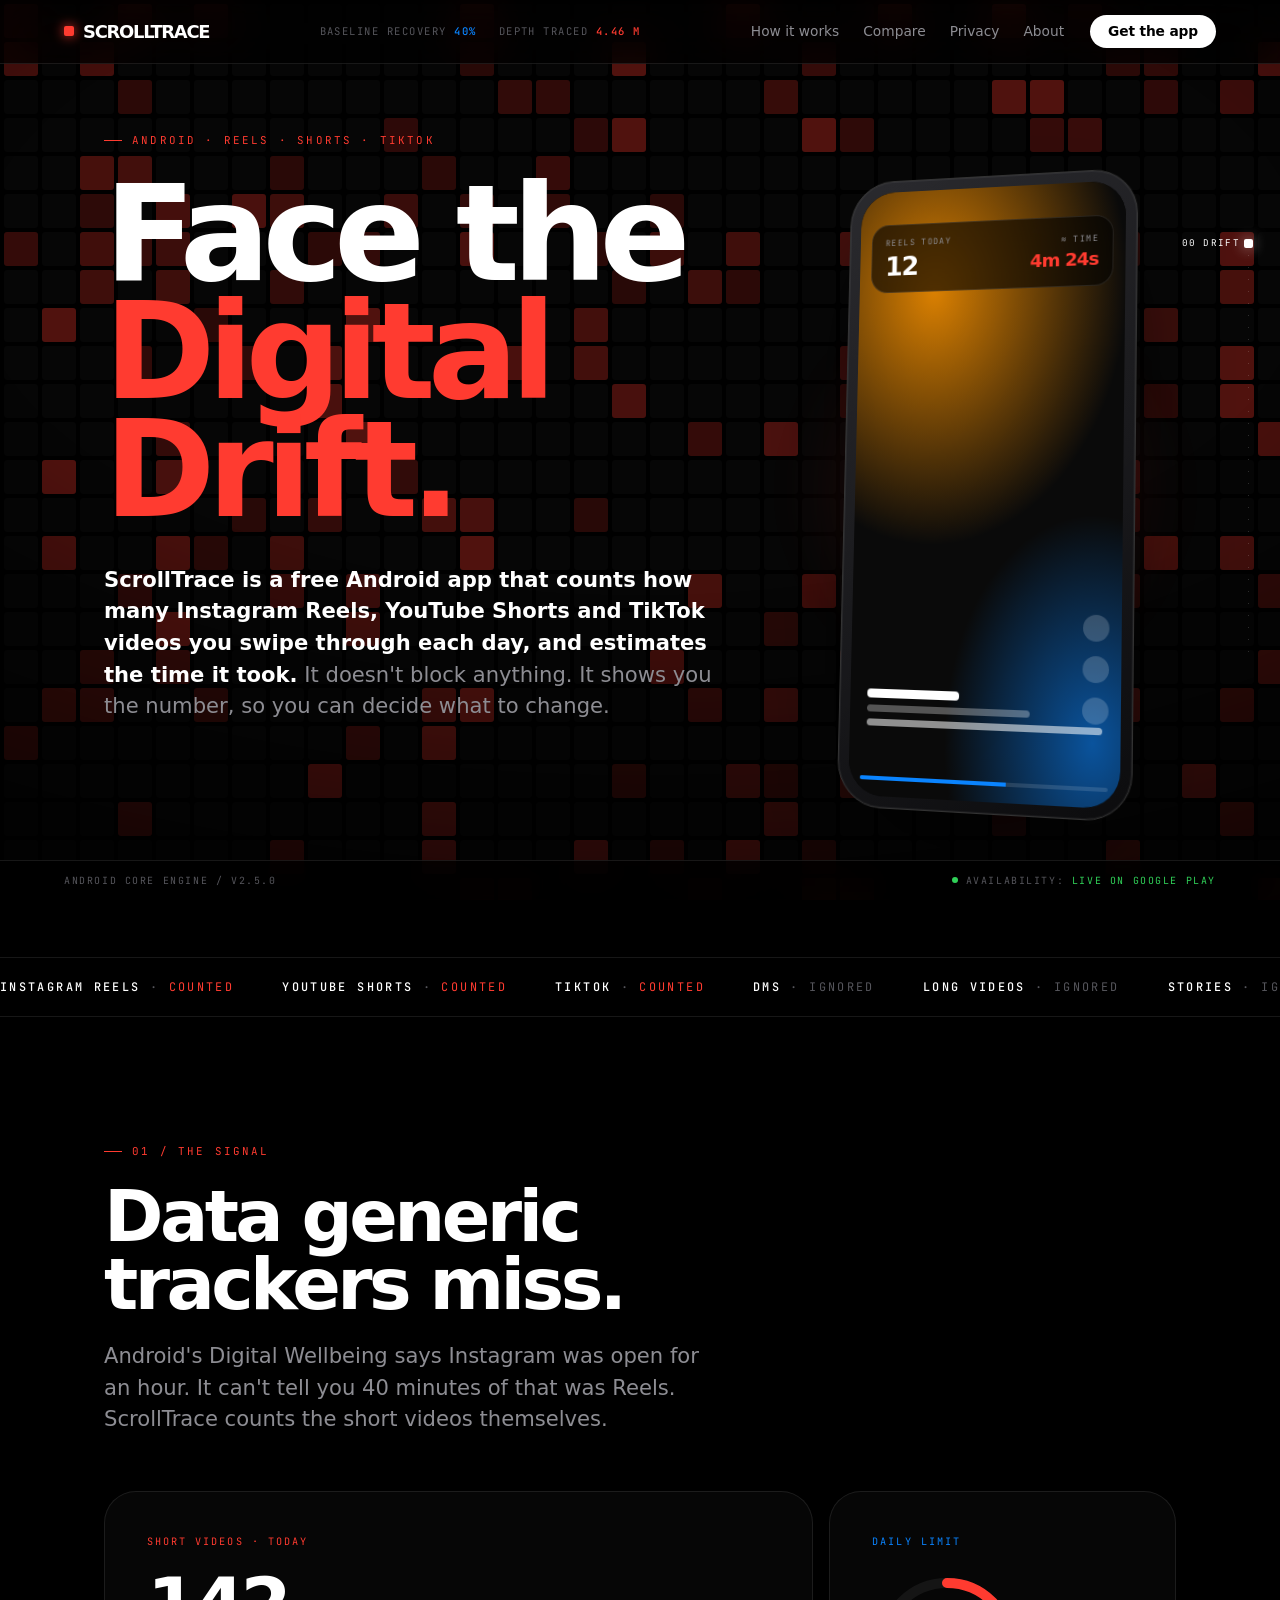
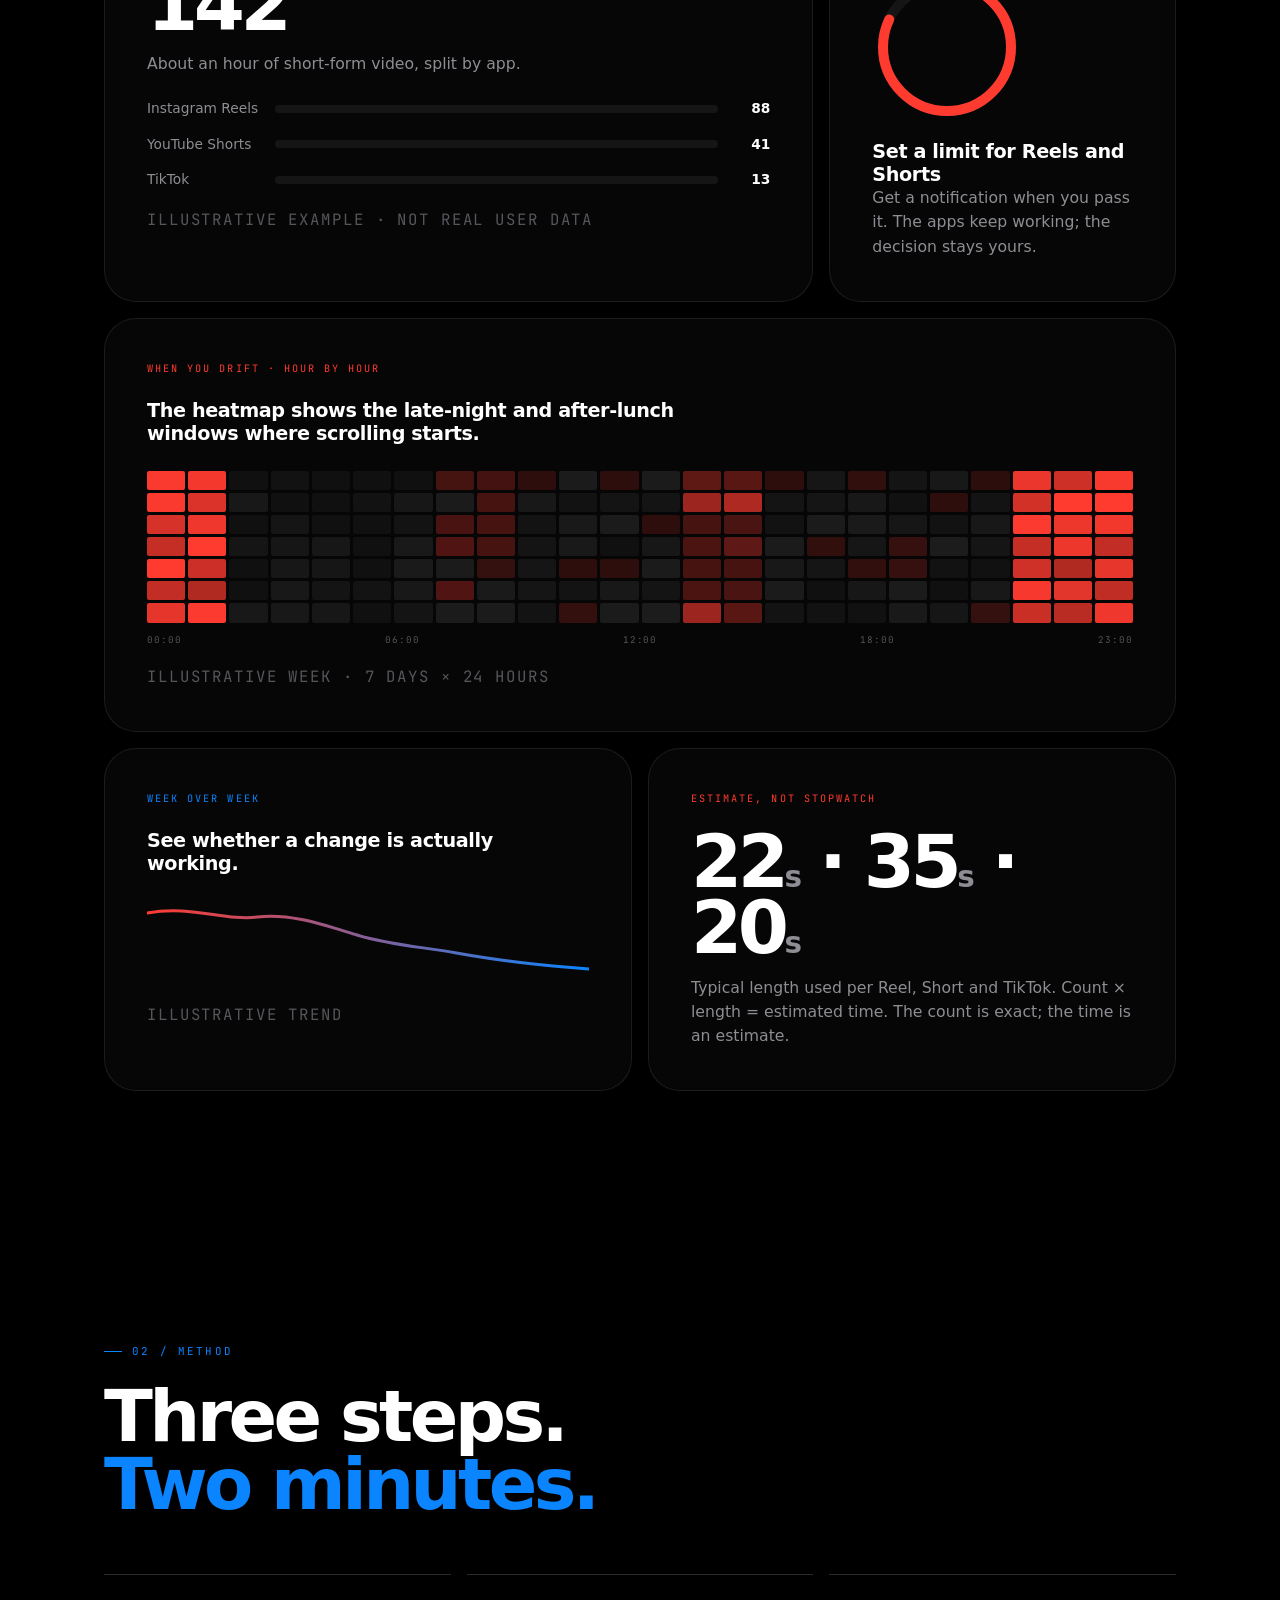
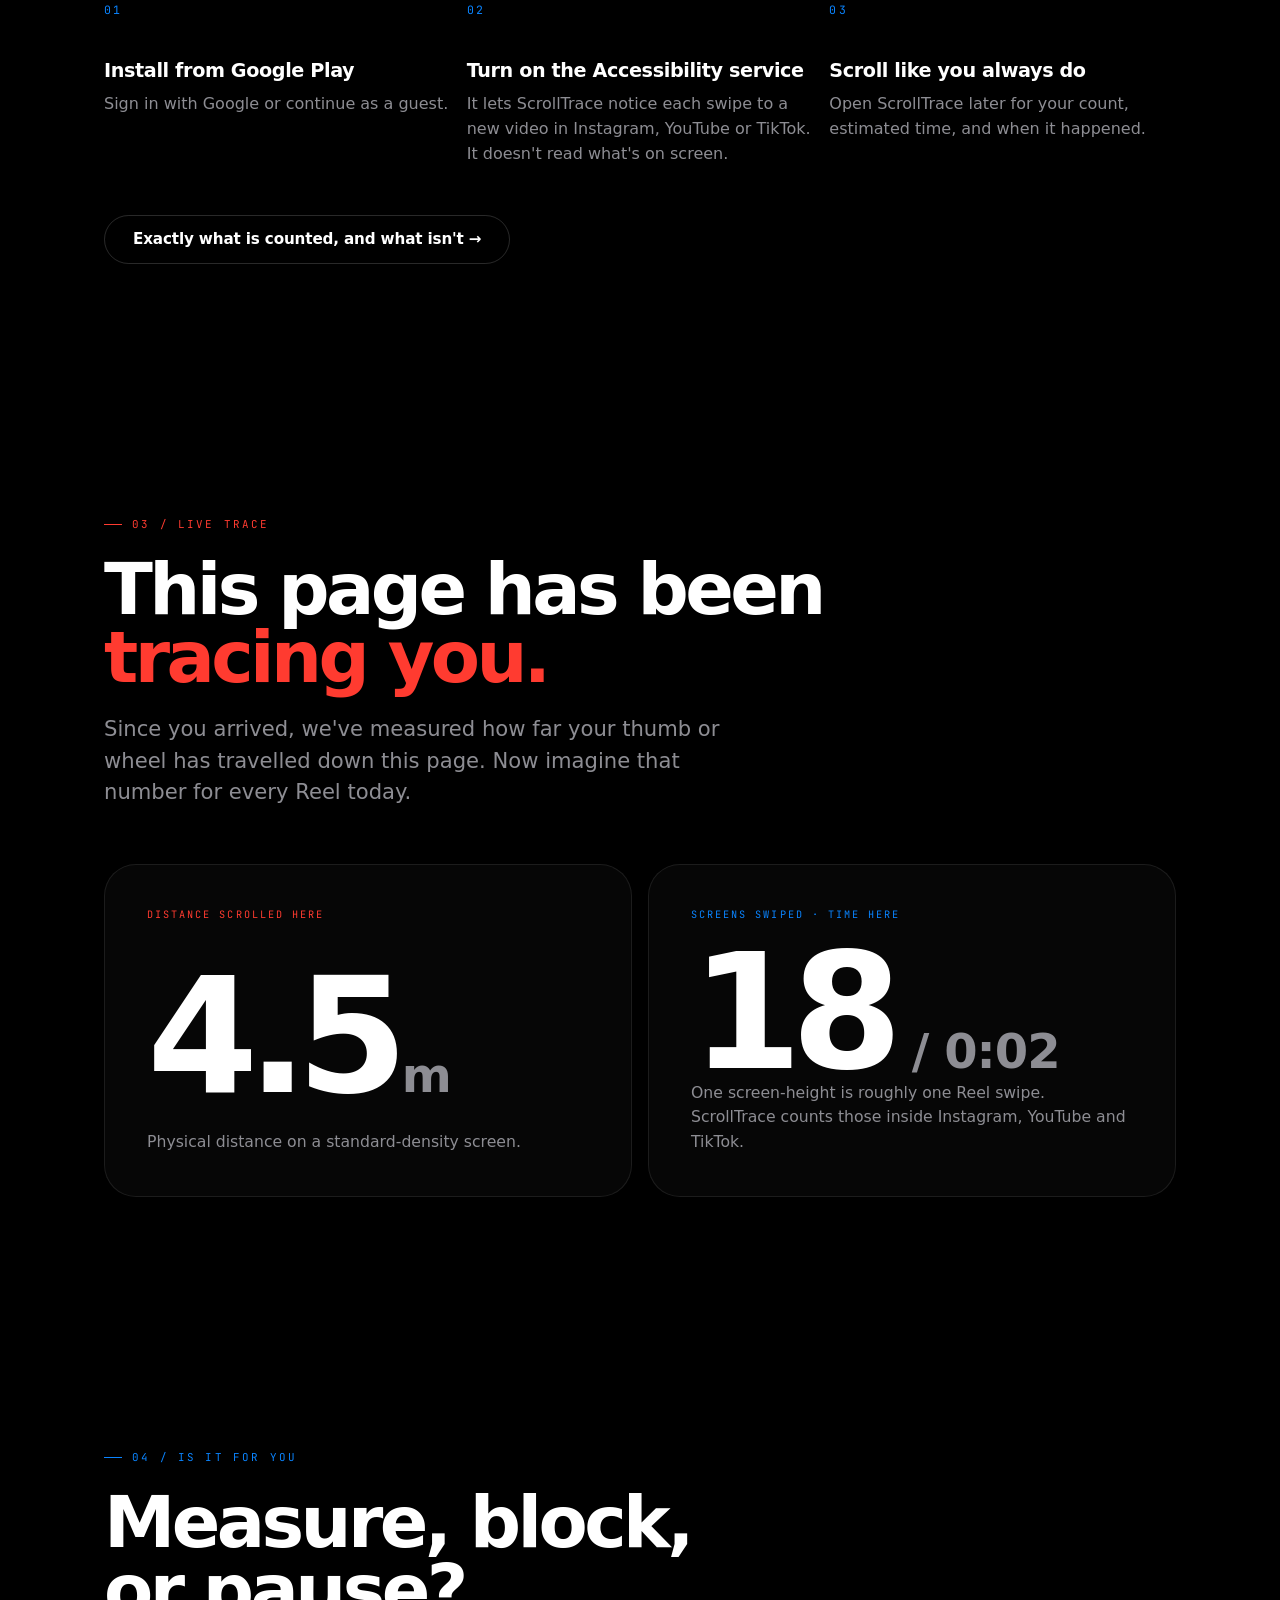
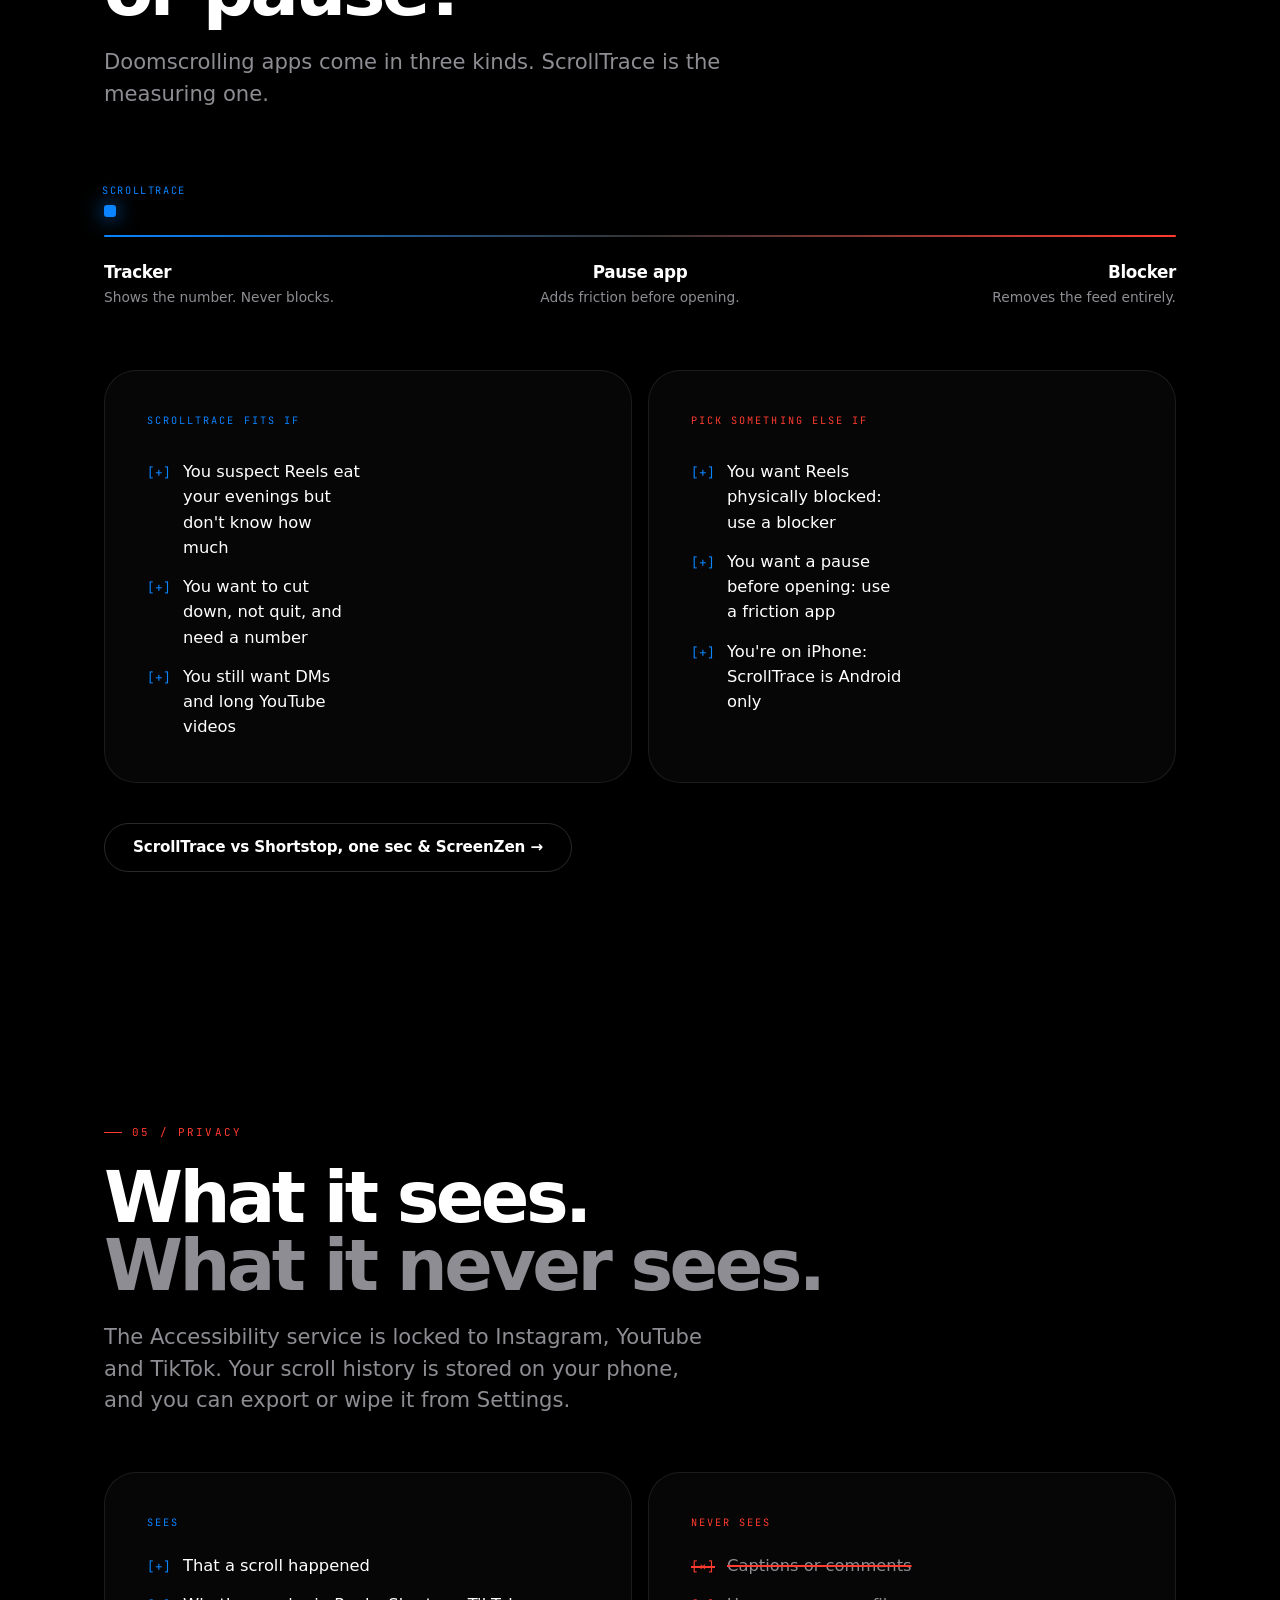
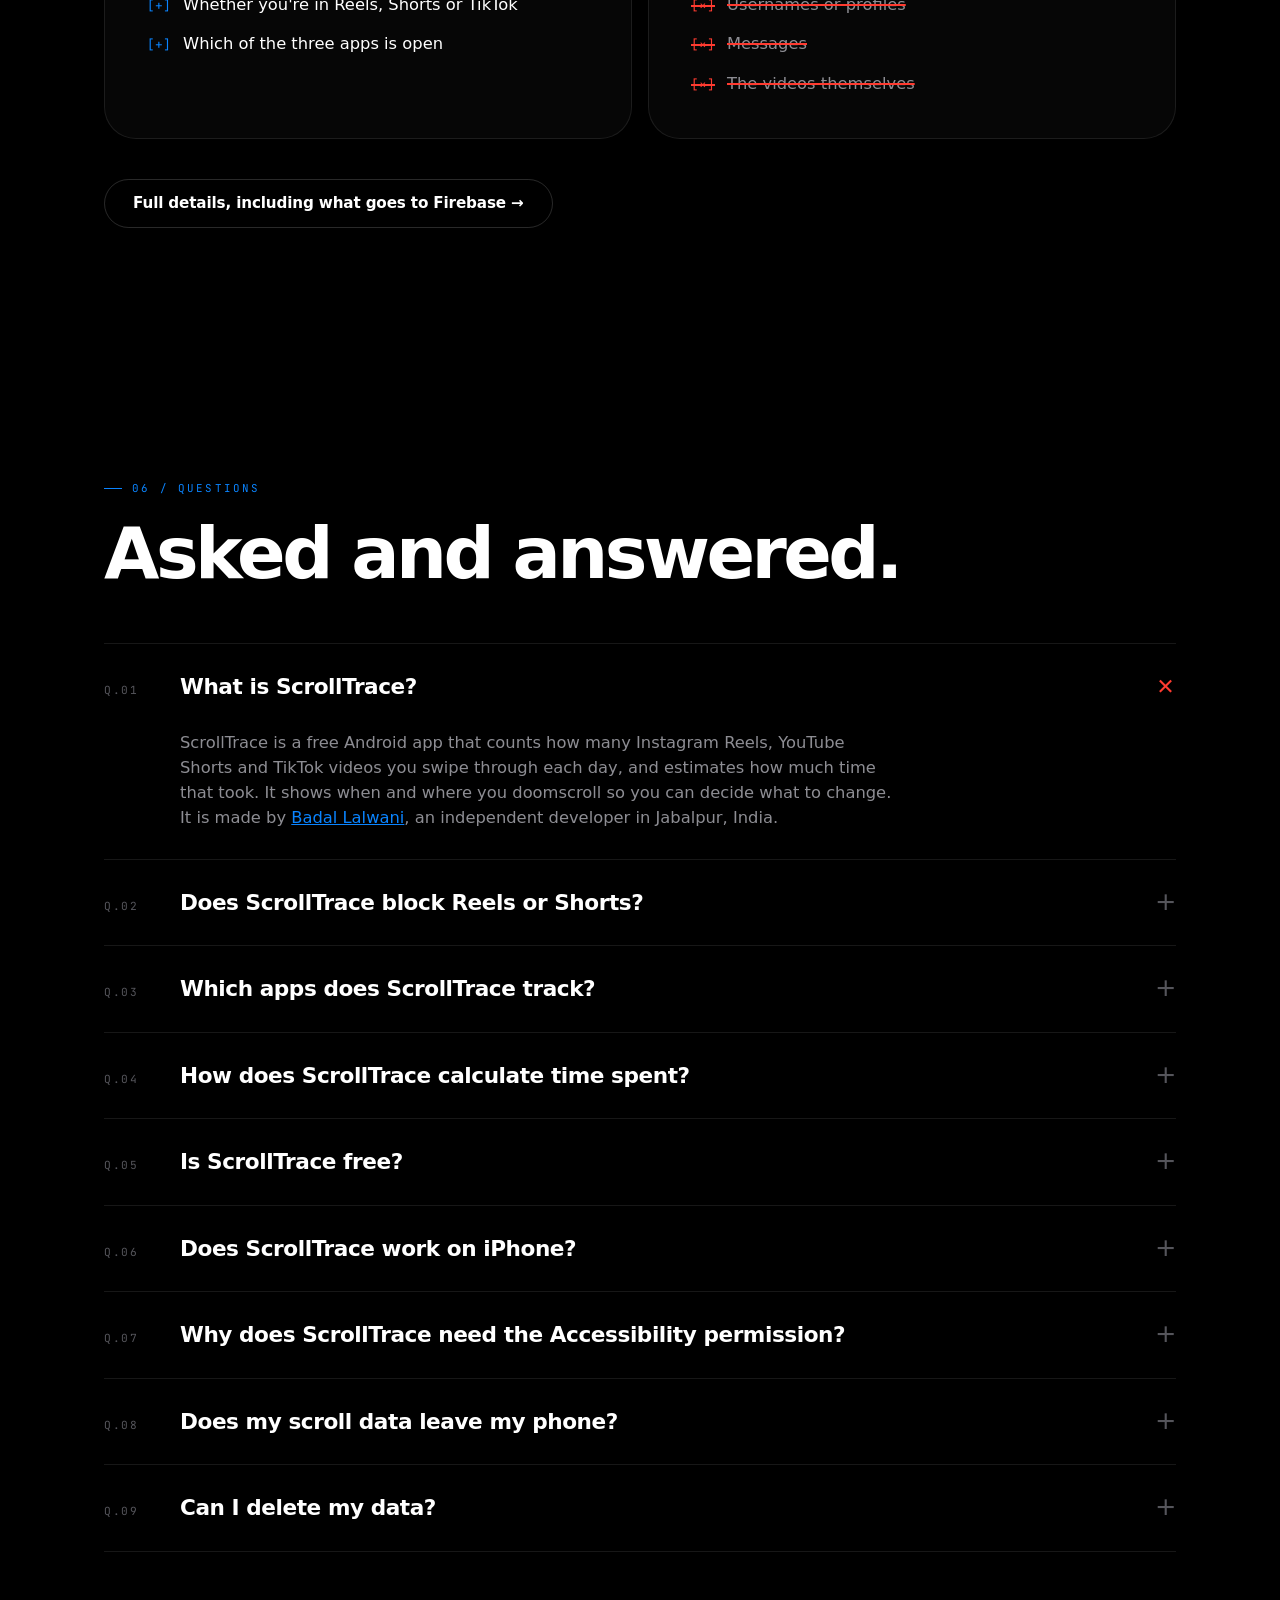
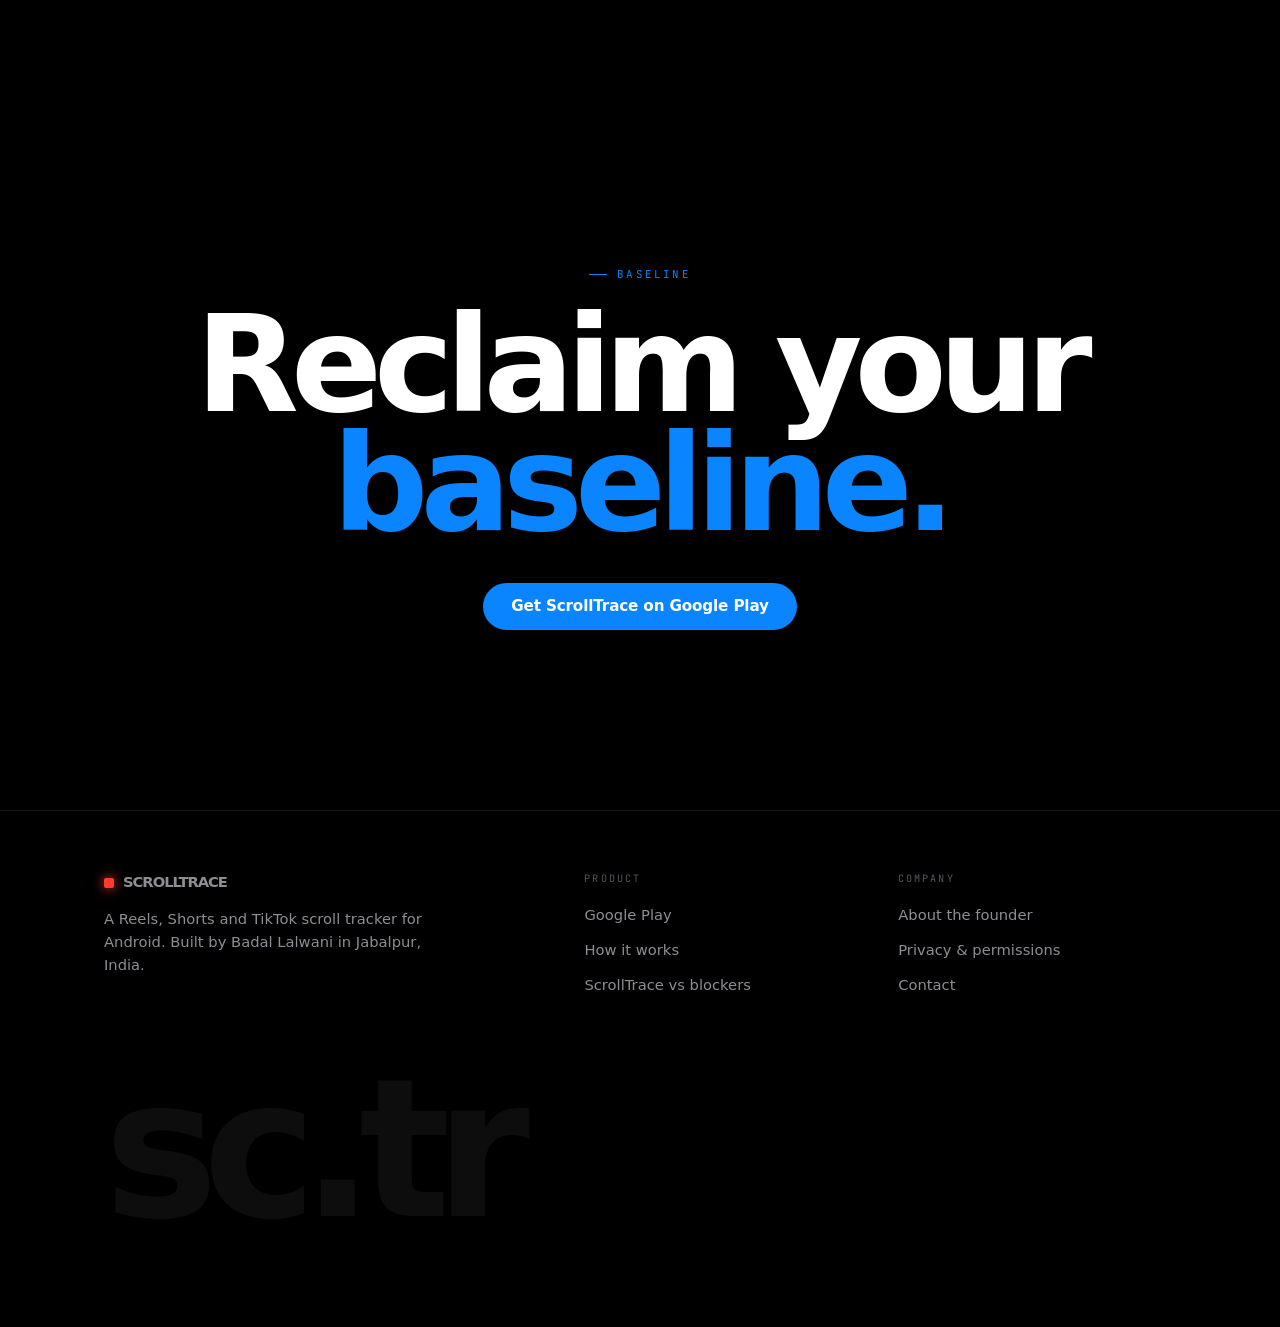
<file: index.html>
<!DOCTYPE html>
<html lang="en">
<head>
  <meta charset="UTF-8">
  <meta name="viewport" content="width=device-width, initial-scale=1">
  <title>ScrollTrace — Reels, Shorts &amp; TikTok scroll tracker for Android</title>
  <meta name="description" content="ScrollTrace is a free Android app that counts how many Instagram Reels, YouTube Shorts and TikTok videos you swipe through each day and estimates the time spent. It measures doomscrolling; it does not block apps.">
  <link rel="canonical" href="https://scrolltrace.in/">
  <meta name="author" content="Badal Lalwani">
  <meta name="robots" content="index, follow, max-snippet:-1, max-image-preview:large">

  <meta property="og:type" content="website">
  <meta property="og:site_name" content="ScrollTrace">
  <meta property="og:url" content="https://scrolltrace.in/">
  <meta property="og:title" content="ScrollTrace — count your Reels, Shorts and TikTok scrolls">
  <meta property="og:description" content="A free Android app that counts the short videos you swipe through each day and estimates the time spent. Measures doomscrolling; does not block apps.">
  <meta name="twitter:card" content="summary">
  <meta name="theme-color" content="#000000">

  <link rel="preconnect" href="https://fonts.googleapis.com">
  <link rel="preconnect" href="https://fonts.gstatic.com" crossorigin>
  <link rel="stylesheet" href="https://fonts.googleapis.com/css2?family=JetBrains+Mono:wght@400;500&display=swap">
  <link rel="stylesheet" href="https://rsms.me/inter/inter.css">
  <link rel="icon" href="/assets/favicon.svg" type="image/svg+xml">
  <link rel="stylesheet" href="/assets/site.css">

  <script type="application/ld+json">
  {
    "@context": "https://schema.org",
    "@graph": [
      {
        "@type": "Organization",
        "@id": "https://scrolltrace.in/#org",
        "name": "ScrollTrace",
        "url": "https://scrolltrace.in/",
        "founder": { "@id": "https://scrolltrace.in/about/#badal" },
        "foundingDate": "2025",
        "address": { "@type": "PostalAddress", "addressLocality": "Jabalpur", "addressRegion": "Madhya Pradesh", "addressCountry": "IN" },
        "sameAs": [
          "https://play.google.com/store/apps/details?id=com.baadalalwani.scrolltrace"
        ]
      },
      {
        "@type": "WebSite",
        "@id": "https://scrolltrace.in/#website",
        "url": "https://scrolltrace.in/",
        "name": "ScrollTrace",
        "publisher": { "@id": "https://scrolltrace.in/#org" },
        "inLanguage": "en"
      },
      {
        "@type": "Person",
        "@id": "https://scrolltrace.in/about/#badal",
        "name": "Badal Lalwani",
        "jobTitle": "Founder and developer",
        "worksFor": { "@id": "https://scrolltrace.in/#org" },
        "url": "https://scrolltrace.in/about/",
        "homeLocation": { "@type": "Place", "name": "Jabalpur, India" }
      },
      {
        "@type": "MobileApplication",
        "@id": "https://scrolltrace.in/#app",
        "name": "ScrollTrace",
        "alternateName": "ScrollTrace: Track Doomscroll",
        "description": "Android app that counts Instagram Reels, YouTube Shorts and TikTok videos you swipe through and estimates the time spent. It measures short-form scrolling and does not block apps.",
        "operatingSystem": "Android 8.0 or later",
        "applicationCategory": "HealthApplication",
        "softwareVersion": "2.5.0",
        "url": "https://scrolltrace.in/",
        "installUrl": "https://play.google.com/store/apps/details?id=com.baadalalwani.scrolltrace",
        "downloadUrl": "https://play.google.com/store/apps/details?id=com.baadalalwani.scrolltrace",
        "author": { "@id": "https://scrolltrace.in/about/#badal" },
        "publisher": { "@id": "https://scrolltrace.in/#org" },
        "offers": { "@type": "Offer", "price": "0", "priceCurrency": "INR", "description": "Free to download. Optional Pro subscription via Google Play." },
        "featureList": [
          "Counts Instagram Reels, YouTube Shorts and TikTok videos scrolled",
          "Estimates time spent from video count",
          "Daily limits for Reels and Shorts with alerts",
          "Hour-by-hour heatmap and weekly comparison",
          "CSV export and one-tap delete of all history"
        ]
      },
      {
        "@type": "FAQPage",
        "@id": "https://scrolltrace.in/#faq",
        "mainEntity": [
          { "@type": "Question", "name": "What is ScrollTrace?",
            "acceptedAnswer": { "@type": "Answer", "text": "ScrollTrace is a free Android app that counts how many Instagram Reels, YouTube Shorts and TikTok videos you swipe through each day, and estimates how much time that took. It shows when and where you doomscroll so you can decide what to change. It is made by Badal Lalwani, an independent developer in Jabalpur, India." } },
          { "@type": "Question", "name": "Does ScrollTrace block Reels or Shorts?",
            "acceptedAnswer": { "@type": "Answer", "text": "No. ScrollTrace measures short-form scrolling; it does not block or hide feeds. You can set a daily limit for Reels and Shorts and get an alert when you pass it, but the apps keep working. If you want a hard block, use a blocker app alongside it." } },
          { "@type": "Question", "name": "Which apps does ScrollTrace track?",
            "acceptedAnswer": { "@type": "Answer", "text": "Instagram Reels, YouTube Shorts and TikTok (including TikTok Lite). It only counts swipes in the short-video player. Regular Instagram feed, Stories, YouTube long videos and messages are not counted." } },
          { "@type": "Question", "name": "How does ScrollTrace calculate time spent?",
            "acceptedAnswer": { "@type": "Answer", "text": "Each swipe to a new video counts as one video. Time is estimated by multiplying the count by a typical video length: about 22 seconds per Instagram Reel, 35 seconds per YouTube Short and 20 seconds per TikTok. It is an estimate, not a stopwatch." } },
          { "@type": "Question", "name": "Is ScrollTrace free?",
            "acceptedAnswer": { "@type": "Answer", "text": "Yes. ScrollTrace is free to download and tracking is free. An optional Pro subscription adds deeper analytics, reality-check cards, pattern analysis and custom alerts. Current prices are shown in Google Play." } },
          { "@type": "Question", "name": "Does ScrollTrace work on iPhone?",
            "acceptedAnswer": { "@type": "Answer", "text": "No. ScrollTrace is Android only and needs Android 8.0 or later. iOS does not allow apps to observe scrolling in other apps." } },
          { "@type": "Question", "name": "Why does ScrollTrace need the Accessibility permission?",
            "acceptedAnswer": { "@type": "Answer", "text": "Android's Accessibility Service is the only way an app can notice that you swiped to the next video inside Instagram, YouTube or TikTok. ScrollTrace limits the service to those apps and uses it only to detect scroll events and whether you are in Reels, Shorts or TikTok. It does not read post text, comments, usernames or messages." } },
          { "@type": "Question", "name": "Does my scroll data leave my phone?",
            "acceptedAnswer": { "@type": "Answer", "text": "Your scroll history is stored in a database on your phone. ScrollTrace also sends limited usage analytics to Google Firebase (for example, that a Reel was scrolled, with no content) and uses Google sign-in and a subscription provider for accounts and payments. Full details are on scrolltrace.in/privacy/." } },
          { "@type": "Question", "name": "Can I delete my data?",
            "acceptedAnswer": { "@type": "Answer", "text": "Yes. In Settings, Privacy and Data, choose Delete all data to wipe your scroll history from the phone. You can also export everything as a CSV file first." } }
        ]
      }
    ]
  }
  </script>
</head>
<body>

  <canvas id="field" aria-hidden="true"></canvas>

  <header class="hud">
    <a class="logo" href="/" aria-label="ScrollTrace home"><i aria-hidden="true"></i>SCROLLTRACE</a>
    <div class="hud-read" aria-hidden="true">
      <span>Baseline recovery <b id="hud-rec">40%</b></span>
      <span class="d opt">Depth traced <b id="hud-depth">0.00 m</b></span>
    </div>
    <nav class="hud-nav" aria-label="Main">
      <div class="links">
        <a href="/how-it-works/">How it works</a>
        <a href="/compare/">Compare</a>
        <a href="/privacy/">Privacy</a>
        <a href="/about/">About</a>
      </div>
      <a class="btn btn-sm" href="https://play.google.com/store/apps/details?id=com.baadalalwani.scrolltrace">Get the app</a>
    </nav>
  </header>

  <div class="gauge" aria-hidden="true"><span class="fill"></span><span class="knob"></span></div>

  <main>
    <!-- 00 HERO — the first sentence answers "what is ScrollTrace" -->
    <section class="hero" data-gauge="00 DRIFT">
      <div class="wrap">
        <div>
          <span class="tag rv">Android · Reels · Shorts · TikTok</span>
          <h1 class="rv">Face the<br><span class="drift">Digital Drift.</span></h1>
          <p class="lede rv"><strong>ScrollTrace is a free Android app that counts how many Instagram Reels, YouTube Shorts and TikTok videos you swipe through each day, and estimates the time it took.</strong> It doesn't block anything. It shows you the number, so you can decide what to change.</p>
          <div class="cta-row rv">
            <a class="btn" href="https://play.google.com/store/apps/details?id=com.baadalalwani.scrolltrace">
              <svg viewBox="0 0 24 24" aria-hidden="true"><path fill="currentColor" d="M4.6 2.3c-.3.3-.5.8-.5 1.4v16.6c0 .6.2 1.1.5 1.4l9.2-9.7-9.2-9.7zm10.6 8.3 2.6-2.7L6.6 1.4c-.4-.2-.8-.3-1.1-.2l9.7 9.4zm0 2.8-9.7 9.4c.3.1.7 0 1.1-.2l11.2-6.5-2.6-2.7zm5.5-3.2-2.4-1.4-2.8 2.9 2.8 2.9 2.4-1.4c.9-.5.9-2.5 0-3z"/></svg>
              Get it on Google Play
            </a>
            <a class="btn btn-ghost" href="/how-it-works/">How it works</a>
          </div>
          <div class="specs rv"><span>Free</span><span>Android 8.0+</span><span>Optional Pro</span><span>v2.5.0</span></div>
        </div>

        <div class="phone-stage rv" aria-label="Animated demo: ScrollTrace counting Reels as they are swiped" role="img">
          <div class="phone">
            <div class="screen">
              <div class="reels"></div>
              <div class="counter">
                <div><div class="k">Reels today</div><div class="v" id="ph-count">11</div></div>
                <div class="t"><div class="k">≈ Time</div><div class="v" id="ph-time">4m 02s</div></div>
              </div>
              <div class="toast">Daily Reels limit reached<small>20 Reels · about 7 min. Time for something else?</small></div>
              <div class="limit"><span></span></div>
            </div>
          </div>
        </div>
      </div>
    </section>

    <div class="marquee" aria-hidden="true">
      <div class="marquee-track">
        <span><b>Instagram Reels</b> · <i>counted</i></span><span><b>YouTube Shorts</b> · <i>counted</i></span><span><b>TikTok</b> · <i>counted</i></span><span><b>DMs</b> · ignored</span><span><b>Long videos</b> · ignored</span><span><b>Stories</b> · ignored</span><span><b>Captions</b> · never read</span><span><b>Nothing</b> · blocked</span>
        <span><b>Instagram Reels</b> · <i>counted</i></span><span><b>YouTube Shorts</b> · <i>counted</i></span><span><b>TikTok</b> · <i>counted</i></span><span><b>DMs</b> · ignored</span><span><b>Long videos</b> · ignored</span><span><b>Stories</b> · ignored</span><span><b>Captions</b> · never read</span><span><b>Nothing</b> · blocked</span>
      </div>
    </div>

    <!-- 01 SIGNAL -->
    <section class="sec" id="signal" data-gauge="01 SIGNAL">
      <div class="wrap">
        <div class="sec-head">
          <span class="tag rv">01 / The signal</span>
          <h2 class="rv">Data generic<br>trackers miss.</h2>
          <p class="lede rv">Android's Digital Wellbeing says Instagram was open for an hour. It can't tell you 40 minutes of that was Reels. ScrollTrace counts the short videos themselves.</p>
        </div>

        <div class="bento">
          <article class="tile t8 rv">
            <span class="k">Short videos · today</span>
            <div class="big">142</div>
            <p>About an hour of short-form video, split by app.</p>
            <div class="bars">
              <div class="bar-row"><span>Instagram Reels</span><div class="bar"><span data-w="62%" style="background:var(--drift)"></span></div><b>88</b></div>
              <div class="bar-row"><span>YouTube Shorts</span><div class="bar"><span data-w="29%" style="background:var(--focus)"></span></div><b>41</b></div>
              <div class="bar-row"><span>TikTok</span><div class="bar"><span data-w="9%" style="background:#fff"></span></div><b>13</b></div>
            </div>
            <p class="note">Illustrative example · not real user data</p>
          </article>

          <article class="tile t4 rv">
            <span class="k f">Daily limit</span>
            <svg class="ring" viewBox="0 0 150 150" aria-hidden="true"><circle class="bgc" cx="75" cy="75" r="64"/><circle class="fg" cx="75" cy="75" r="64"/></svg>
            <h3>Set a limit for Reels and Shorts</h3>
            <p>Get a notification when you pass it. The apps keep working; the decision stays yours.</p>
          </article>

          <article class="tile t12 rv">
            <span class="k">When you drift · hour by hour</span>
            <h3 style="max-width:560px">The heatmap shows the late-night and after-lunch windows where scrolling starts.</h3>
            <div class="heat" aria-hidden="true"></div>
            <div class="heat-axis" aria-hidden="true"><span>00:00</span><span>06:00</span><span>12:00</span><span>18:00</span><span>23:00</span></div>
            <p class="note">Illustrative week · 7 days × 24 hours</p>
          </article>

          <article class="tile t6 rv">
            <span class="k f">Week over week</span>
            <h3>See whether a change is actually working.</h3>
            <svg class="spark" viewBox="0 0 400 90" preserveAspectRatio="none" aria-hidden="true">
              <defs><linearGradient id="sg" x1="0" x2="1"><stop offset="0" stop-color="#ff3b30"/><stop offset="1" stop-color="#0a84ff"/></linearGradient></defs>
              <path class="l" d="M0 18 C40 10 70 26 100 22 S160 30 190 40 S250 52 280 58 S350 70 400 74" fill="none" stroke="url(#sg)" stroke-width="3" stroke-linecap="round"/>
            </svg>
            <p class="note">Illustrative trend</p>
          </article>

          <article class="tile t6 rv">
            <span class="k">Estimate, not stopwatch</span>
            <div class="big">22<span style="font-size:.4em;color:var(--muted)">s</span> · 35<span style="font-size:.4em;color:var(--muted)">s</span> · 20<span style="font-size:.4em;color:var(--muted)">s</span></div>
            <p>Typical length used per Reel, Short and TikTok. Count × length = estimated time. The count is exact; the time is an estimate.</p>
          </article>
        </div>
      </div>
    </section>

    <!-- 02 METHOD -->
    <section class="sec" id="how" data-gauge="02 METHOD">
      <div class="wrap">
        <div class="sec-head">
          <span class="tag f rv">02 / Method</span>
          <h2 class="rv">Three steps.<br><span class="focus">Two minutes.</span></h2>
        </div>
        <div class="steps">
          <div class="step rv"><h3>Install from Google Play</h3><p>Sign in with Google or continue as a guest.</p></div>
          <div class="step rv"><h3>Turn on the Accessibility service</h3><p>It lets ScrollTrace notice each swipe to a new video in Instagram, YouTube or TikTok. It doesn't read what's on screen.</p></div>
          <div class="step rv"><h3>Scroll like you always do</h3><p>Open ScrollTrace later for your count, estimated time, and when it happened.</p></div>
        </div>
        <p class="rv" style="margin-top:48px"><a class="btn btn-ghost" href="/how-it-works/">Exactly what is counted, and what isn't →</a></p>
      </div>
    </section>

    <!-- 03 LIVE TRACE: the page measures the visitor -->
    <section class="sec" id="trace" data-gauge="03 TRACE">
      <div class="wrap">
        <div class="sec-head">
          <span class="tag rv">03 / Live trace</span>
          <h2 class="rv">This page has been<br><span class="drift">tracing you.</span></h2>
          <p class="lede rv">Since you arrived, we've measured how far your thumb or wheel has travelled down this page. Now imagine that number for every Reel today.</p>
        </div>
        <div class="trace">
          <div class="tile rv">
            <span class="k">Distance scrolled here</span>
            <div class="meter" id="m-depth">0.0<small>m</small></div>
            <p>Physical distance on a standard-density screen.</p>
          </div>
          <div class="tile rv">
            <span class="k f">Screens swiped · time here</span>
            <div class="meter"><span id="m-reels">0</span><small> / <span id="m-time">0:00</span></small></div>
            <p>One screen-height is roughly one Reel swipe. ScrollTrace counts those inside Instagram, YouTube and TikTok.</p>
          </div>
        </div>
      </div>
    </section>

    <!-- 04 FIT -->
    <section class="sec" id="fit" data-gauge="04 FIT">
      <div class="wrap">
        <div class="sec-head">
          <span class="tag f rv">04 / Is it for you</span>
          <h2 class="rv">Measure, block,<br>or pause?</h2>
          <p class="lede rv">Doomscrolling apps come in three kinds. ScrollTrace is the measuring one.</p>
        </div>
        <div class="spectrum rv" aria-label="Spectrum from measuring to blocking">
          <span class="pin">ScrollTrace</span>
          <div class="axis"></div>
          <div class="pts">
            <div class="pt"><b>Tracker</b><span>Shows the number. Never blocks.</span></div>
            <div class="pt"><b>Pause app</b><span>Adds friction before opening.</span></div>
            <div class="pt"><b>Blocker</b><span>Removes the feed entirely.</span></div>
          </div>
        </div>
        <div class="bento" style="margin-top:40px">
          <div class="tile t6 rv">
            <span class="k f">ScrollTrace fits if</span>
            <div class="sees"><ul class="yes" style="list-style:none;display:grid;gap:14px">
              <li>You suspect Reels eat your evenings but don't know how much</li>
              <li>You want to cut down, not quit, and need a number</li>
              <li>You still want DMs and long YouTube videos</li>
            </ul></div>
          </div>
          <div class="tile t6 rv">
            <span class="k">Pick something else if</span>
            <div class="sees"><ul class="yes" style="list-style:none;display:grid;gap:14px">
              <li>You want Reels physically blocked: use a blocker</li>
              <li>You want a pause before opening: use a friction app</li>
              <li>You're on iPhone: ScrollTrace is Android only</li>
            </ul></div>
          </div>
        </div>
        <p class="rv" style="margin-top:40px"><a class="btn btn-ghost" href="/compare/">ScrollTrace vs Shortstop, one sec &amp; ScreenZen →</a></p>
      </div>
    </section>

    <!-- 05 PRIVACY -->
    <section class="sec" id="privacy-summary" data-gauge="05 PRIVACY">
      <div class="wrap">
        <div class="sec-head">
          <span class="tag rv">05 / Privacy</span>
          <h2 class="rv">What it sees.<br><span style="color:var(--muted)">What it never sees.</span></h2>
          <p class="lede rv">The Accessibility service is locked to Instagram, YouTube and TikTok. Your scroll history is stored on your phone, and you can export or wipe it from Settings.</p>
        </div>
        <div class="sees">
          <div class="tile rv yes">
            <span class="k f">Sees</span>
            <ul>
              <li>That a scroll happened</li>
              <li>Whether you're in Reels, Shorts or TikTok</li>
              <li>Which of the three apps is open</li>
            </ul>
          </div>
          <div class="tile rv no">
            <span class="k">Never sees</span>
            <ul>
              <li>Captions or comments</li>
              <li>Usernames or profiles</li>
              <li>Messages</li>
              <li>The videos themselves</li>
            </ul>
          </div>
        </div>
        <p class="rv" style="margin-top:40px"><a class="btn btn-ghost" href="/privacy/">Full details, including what goes to Firebase →</a></p>
      </div>
    </section>

    <!-- 06 FAQ — same text as the FAQPage schema -->
    <section class="sec" id="faq" data-gauge="06 FAQ">
      <div class="wrap">
        <div class="sec-head">
          <span class="tag f rv">06 / Questions</span>
          <h2 class="rv">Asked and answered.</h2>
        </div>
        <div class="faq rv">
          <details open>
            <summary><span class="n">Q.01</span>What is ScrollTrace?</summary>
            <div class="a"><p>ScrollTrace is a free Android app that counts how many Instagram Reels, YouTube Shorts and TikTok videos you swipe through each day, and estimates how much time that took. It shows when and where you doomscroll so you can decide what to change. It is made by <a href="/about/">Badal Lalwani</a>, an independent developer in Jabalpur, India.</p></div>
          </details>
          <details>
            <summary><span class="n">Q.02</span>Does ScrollTrace block Reels or Shorts?</summary>
            <div class="a"><p>No. ScrollTrace measures short-form scrolling; it does not block or hide feeds. You can set a daily limit for Reels and Shorts and get an alert when you pass it, but the apps keep working. If you want a hard block, use a blocker app alongside it.</p></div>
          </details>
          <details>
            <summary><span class="n">Q.03</span>Which apps does ScrollTrace track?</summary>
            <div class="a"><p>Instagram Reels, YouTube Shorts and TikTok (including TikTok Lite). It only counts swipes in the short-video player. Regular Instagram feed, Stories, YouTube long videos and messages are not counted.</p></div>
          </details>
          <details>
            <summary><span class="n">Q.04</span>How does ScrollTrace calculate time spent?</summary>
            <div class="a"><p>Each swipe to a new video counts as one video. Time is estimated by multiplying the count by a typical video length: about 22 seconds per Instagram Reel, 35 seconds per YouTube Short and 20 seconds per TikTok. It is an estimate, not a stopwatch.</p></div>
          </details>
          <details>
            <summary><span class="n">Q.05</span>Is ScrollTrace free?</summary>
            <div class="a"><p>Yes. ScrollTrace is free to download and tracking is free. An optional Pro subscription adds deeper analytics, reality-check cards, pattern analysis and custom alerts. Current prices are shown in <a href="https://play.google.com/store/apps/details?id=com.baadalalwani.scrolltrace">Google Play</a>.</p></div>
          </details>
          <details>
            <summary><span class="n">Q.06</span>Does ScrollTrace work on iPhone?</summary>
            <div class="a"><p>No. ScrollTrace is Android only and needs Android 8.0 or later. iOS does not allow apps to observe scrolling in other apps.</p></div>
          </details>
          <details>
            <summary><span class="n">Q.07</span>Why does ScrollTrace need the Accessibility permission?</summary>
            <div class="a"><p>Android's Accessibility Service is the only way an app can notice that you swiped to the next video inside Instagram, YouTube or TikTok. ScrollTrace limits the service to those apps and uses it only to detect scroll events and whether you are in Reels, Shorts or TikTok. It does not read post text, comments, usernames or messages.</p></div>
          </details>
          <details>
            <summary><span class="n">Q.08</span>Does my scroll data leave my phone?</summary>
            <div class="a"><p>Your scroll history is stored in a database on your phone. ScrollTrace also sends limited usage analytics to Google Firebase (for example, that a Reel was scrolled, with no content) and uses Google sign-in and a subscription provider for accounts and payments. Full details are on the <a href="/privacy/">privacy page</a>.</p></div>
          </details>
          <details>
            <summary><span class="n">Q.09</span>Can I delete my data?</summary>
            <div class="a"><p>Yes. In Settings → Privacy &amp; Data, choose <strong style="color:#fff">Delete all data</strong> to wipe your scroll history from the phone. You can also export everything as a CSV file first.</p></div>
          </details>
        </div>
      </div>
    </section>

    <!-- FINAL -->
    <section class="final" data-gauge="07 FOCUS">
      <div class="wrap">
        <span class="tag f rv">Baseline</span>
        <p class="h1 rv" style="color:var(--ink)">Reclaim your<br><span class="focus">baseline.</span></p>
        <div class="cta-row rv">
          <a class="btn btn-focus" href="https://play.google.com/store/apps/details?id=com.baadalalwani.scrolltrace">Get ScrollTrace on Google Play</a>
        </div>
      </div>
    </section>
  </main>

  <footer class="foot">
    <div class="wrap">
      <div>
        <a class="logo" href="/"><i aria-hidden="true"></i>SCROLLTRACE</a>
        <p>A Reels, Shorts and TikTok scroll tracker for Android. Built by Badal Lalwani in Jabalpur, India.</p>
      </div>
      <div>
        <h4>Product</h4>
        <ul>
          <li><a href="https://play.google.com/store/apps/details?id=com.baadalalwani.scrolltrace">Google Play</a></li>
          <li><a href="/how-it-works/">How it works</a></li>
          <li><a href="/compare/">ScrollTrace vs blockers</a></li>
        </ul>
      </div>
      <div>
        <h4>Company</h4>
        <ul>
          <li><a href="/about/">About the founder</a></li>
          <li><a href="/privacy/">Privacy &amp; permissions</a></li>
          <li><a href="/about/#contact">Contact</a></li>
        </ul>
      </div>
      <div class="mark" aria-hidden="true">sc.tr</div>
    </div>
  </footer>

  <div class="hud-foot" aria-hidden="true">
    <span>Android core engine / v2.5.0</span>
    <span><span class="pulse"></span>Availability: <a href="https://play.google.com/store/apps/details?id=com.baadalalwani.scrolltrace">Live on Google Play</a></span>
  </div>

  <script src="/assets/site.js" defer></script>
</body>
</html>
</file>
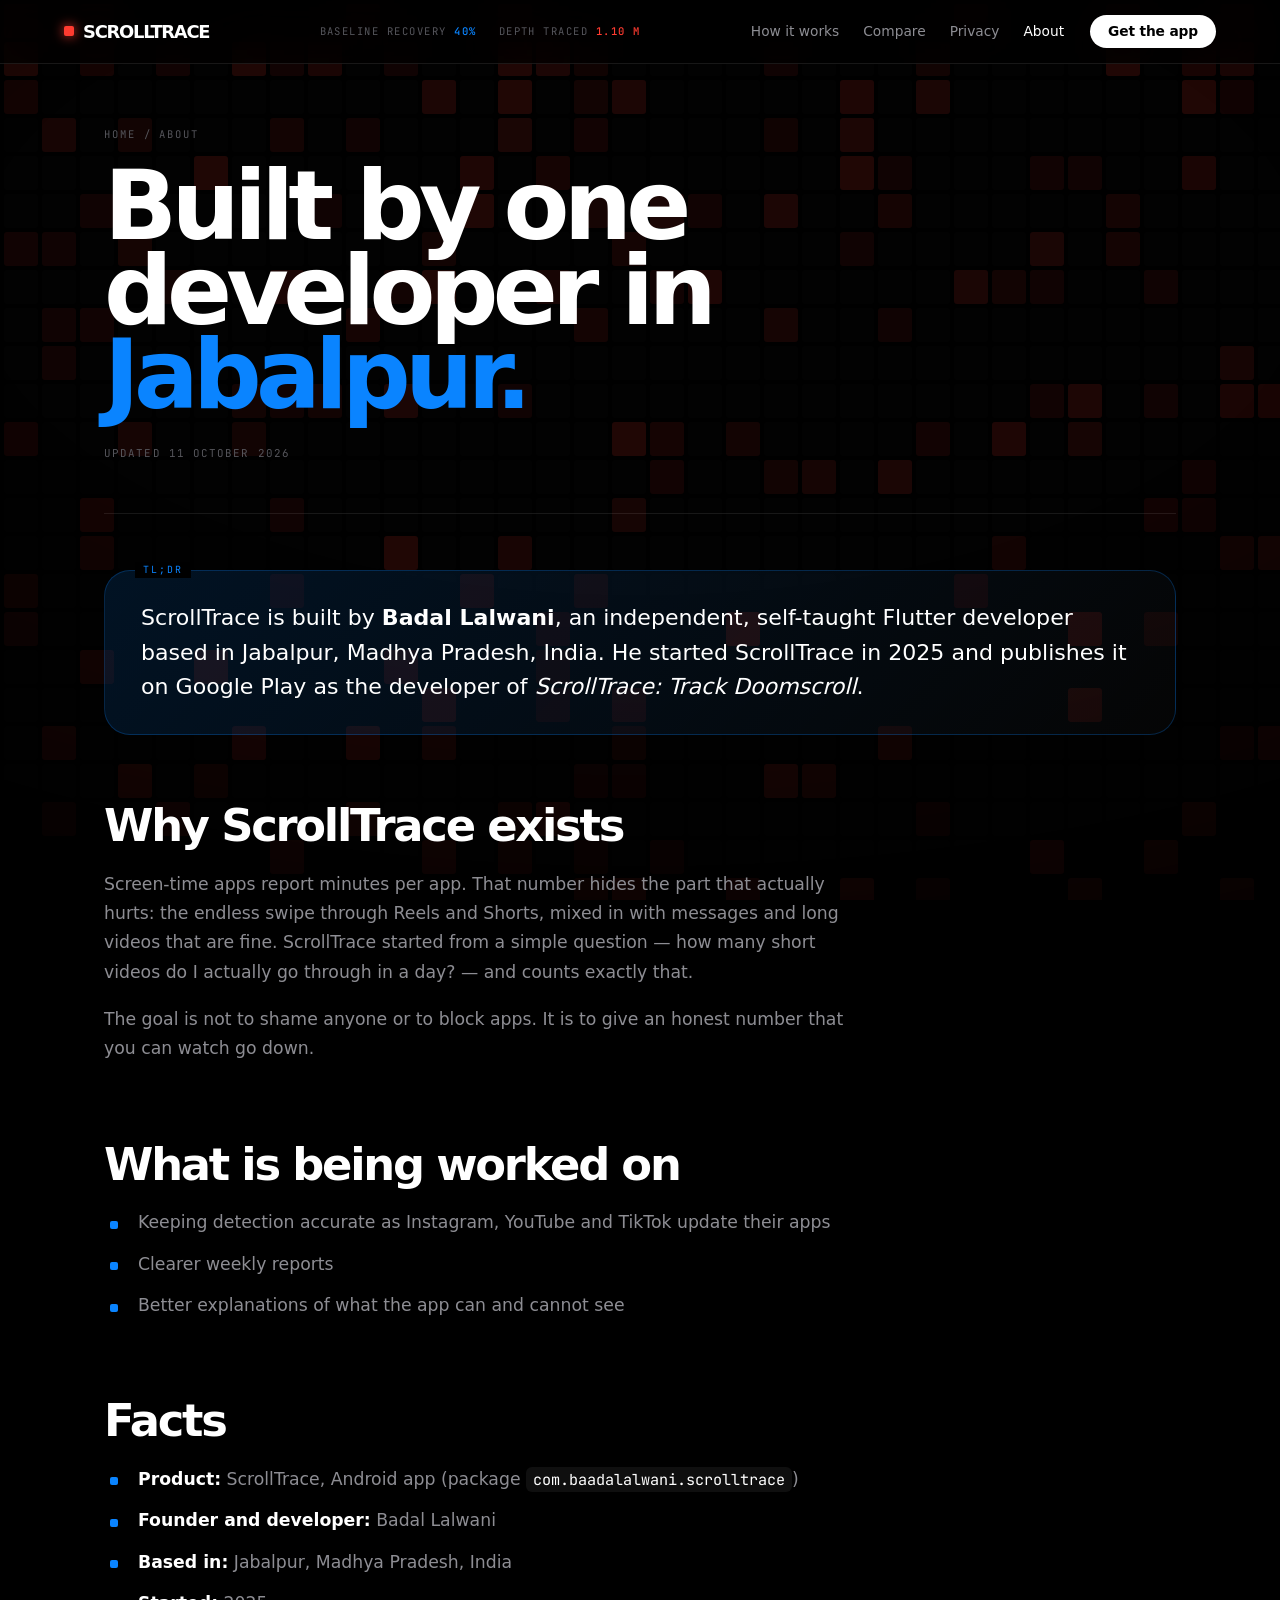
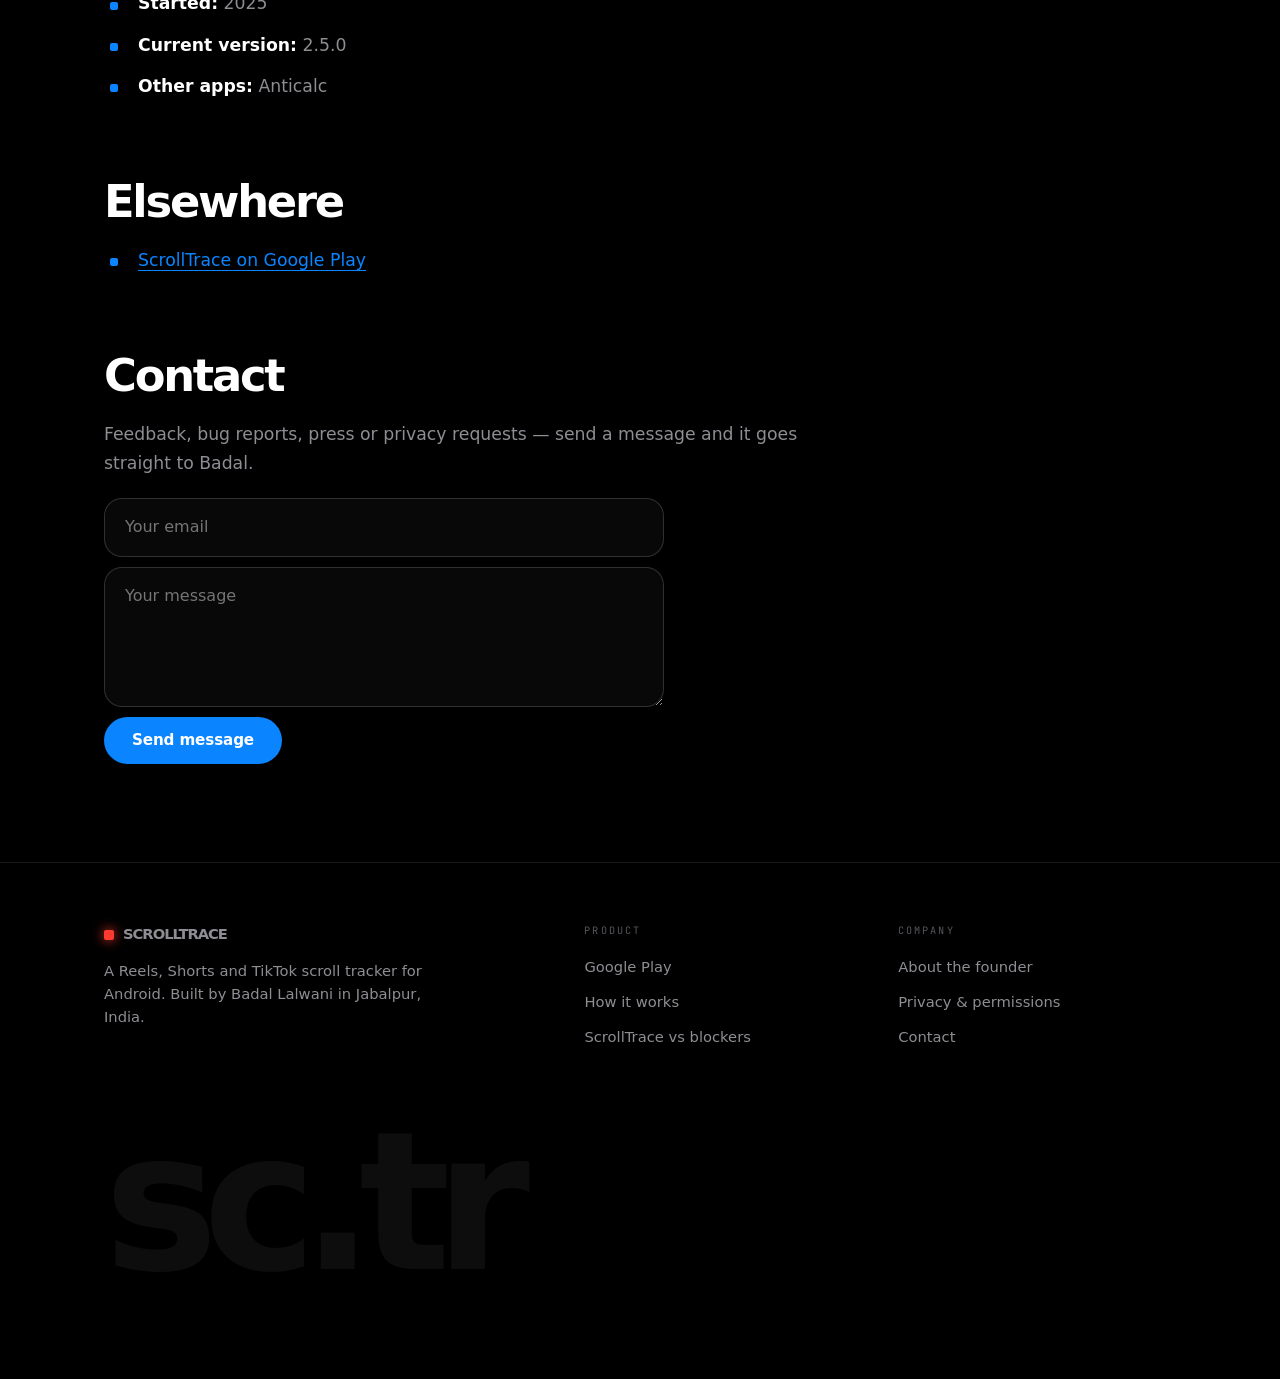
<file: about/index.html>
<!DOCTYPE html>
<html lang="en">
<head>
  <meta charset="UTF-8">
  <meta name="viewport" content="width=device-width, initial-scale=1">
  <title>About Badal Lalwani, founder of ScrollTrace</title>
  <meta name="description" content="Badal Lalwani is an independent Flutter developer in Jabalpur, India, and the founder and developer of ScrollTrace, an Android app that counts Reels, Shorts and TikTok scrolling.">
  <link rel="canonical" href="https://scrolltrace.in/about/">
  <meta name="author" content="Badal Lalwani">
  <meta property="og:type" content="profile">
  <meta property="og:url" content="https://scrolltrace.in/about/">
  <meta property="og:title" content="Badal Lalwani — founder of ScrollTrace">
  <meta property="og:description" content="Independent Android developer from Jabalpur, India, building ScrollTrace.">
  <meta name="theme-color" content="#000000">
  <link rel="preconnect" href="https://fonts.googleapis.com">
  <link rel="preconnect" href="https://fonts.gstatic.com" crossorigin>
  <link rel="stylesheet" href="https://fonts.googleapis.com/css2?family=JetBrains+Mono:wght@400;500&display=swap">
  <link rel="stylesheet" href="https://rsms.me/inter/inter.css">
  <link rel="icon" href="/assets/favicon.svg" type="image/svg+xml">
  <link rel="stylesheet" href="/assets/site.css">
  <script type="application/ld+json">
  {
    "@context": "https://schema.org",
    "@graph": [
      {
        "@type": "ProfilePage",
        "url": "https://scrolltrace.in/about/",
        "dateModified": "2026-10-11",
        "mainEntity": { "@id": "https://scrolltrace.in/about/#badal" }
      },
      {
        "@type": "Person",
        "@id": "https://scrolltrace.in/about/#badal",
        "name": "Badal Lalwani",
        "jobTitle": "Founder and developer, ScrollTrace",
        "url": "https://scrolltrace.in/about/",
        "worksFor": { "@type": "Organization", "@id": "https://scrolltrace.in/#org", "name": "ScrollTrace" },
        "homeLocation": { "@type": "Place", "name": "Jabalpur, Madhya Pradesh, India" },
        "knowsAbout": ["Flutter", "Android development", "Digital wellbeing", "Short-form video habits"],
        "sameAs": [
          "https://play.google.com/store/apps/details?id=com.baadalalwani.scrolltrace"
        ]
      },
      {
        "@type": "BreadcrumbList",
        "itemListElement": [
          { "@type": "ListItem", "position": 1, "name": "Home", "item": "https://scrolltrace.in/" },
          { "@type": "ListItem", "position": 2, "name": "About", "item": "https://scrolltrace.in/about/" }
        ]
      }
    ]
  }
  </script>
  <!-- TODO: add your LinkedIn profile and the ScrollTrace LinkedIn company page URLs to both "sameAs" arrays above
       and to the "Elsewhere" list below. Same name everywhere is what lets answer engines match you. -->
</head>
<body class="inner">

  <canvas id="field" aria-hidden="true"></canvas>

  <header class="hud">
    <a class="logo" href="/" aria-label="ScrollTrace home"><i aria-hidden="true"></i>SCROLLTRACE</a>
    <div class="hud-read" aria-hidden="true">
      <span>Baseline recovery <b id="hud-rec">40%</b></span>
      <span class="d opt">Depth traced <b id="hud-depth">0.00 m</b></span>
    </div>
    <nav class="hud-nav" aria-label="Main">
      <div class="links">
        <a href="/how-it-works/">How it works</a>
        <a href="/compare/">Compare</a>
        <a href="/privacy/">Privacy</a>
        <a href="/about/" aria-current="page">About</a>
      </div>
      <a class="btn btn-sm" href="https://play.google.com/store/apps/details?id=com.baadalalwani.scrolltrace">Get the app</a>
    </nav>
  </header>

  <main class="wrap">
    <article>
      <div class="page-head">
        <p class="crumb"><a href="/">Home</a> / About</p>
        <h1>Built by one developer in <span class="focus">Jabalpur.</span></h1>
        <p class="byline">Updated 11 October 2026</p>
      </div>

      <p class="answer">ScrollTrace is built by <strong>Badal Lalwani</strong>, an independent, self-taught Flutter developer based in Jabalpur, Madhya Pradesh, India. He started ScrollTrace in 2025 and publishes it on Google Play as the developer of <em>ScrollTrace: Track Doomscroll</em>.</p>
      <div class="prose">

      <h2>Why ScrollTrace exists</h2>
      <p>Screen-time apps report minutes per app. That number hides the part that actually hurts: the endless swipe through Reels and Shorts, mixed in with messages and long videos that are fine. ScrollTrace started from a simple question — how many short videos do I actually go through in a day? — and counts exactly that.</p>
      <p>The goal is not to shame anyone or to block apps. It is to give an honest number that you can watch go down.</p>

      <h2>What is being worked on</h2>
      <ul>
        <li>Keeping detection accurate as Instagram, YouTube and TikTok update their apps</li>
        <li>Clearer weekly reports</li>
        <li>Better explanations of what the app can and cannot see</li>
      </ul>

      <h2>Facts</h2>
      <ul>
        <li><strong>Product:</strong> ScrollTrace, Android app (package <code>com.baadalalwani.scrolltrace</code>)</li>
        <li><strong>Founder and developer:</strong> Badal Lalwani</li>
        <li><strong>Based in:</strong> Jabalpur, Madhya Pradesh, India</li>
        <li><strong>Started:</strong> 2025</li>
        <li><strong>Current version:</strong> 2.5.0</li>
        <li><strong>Other apps:</strong> Anticalc</li>
      </ul>

      <h2>Elsewhere</h2>
      <ul>
        <li><a href="https://play.google.com/store/apps/details?id=com.baadalalwani.scrolltrace">ScrollTrace on Google Play</a></li>
      </ul>

      <h2 id="contact">Contact</h2>
      <p>Feedback, bug reports, press or privacy requests — send a message and it goes straight to Badal.</p>
      <form class="form" id="contact-form" action="https://api.web3forms.com/submit" method="POST">
        <input type="hidden" name="access_key" value="22debfa5-224f-43f9-8bea-94bb1bd6d917">
        <input type="hidden" name="subject" value="scrolltrace.in contact form">
        <input type="checkbox" name="botcheck" style="display:none" tabindex="-1" autocomplete="off">
        <label class="sr-only" for="c-email" style="position:absolute;left:-9999px">Your email</label>
        <input id="c-email" type="email" name="email" placeholder="Your email" required>
        <label for="c-msg" style="position:absolute;left:-9999px">Message</label>
        <textarea id="c-msg" name="message" placeholder="Your message" required></textarea>
        <button class="btn btn-focus" type="submit">Send message</button>
      </form>
      <p id="contact-status" class="meta" role="status" style="margin-top:10px"></p>
      </div>
    </article>
  </main>

  <footer class="foot">
    <div class="wrap">
      <div>
        <a class="logo" href="/"><i aria-hidden="true"></i>SCROLLTRACE</a>
        <p>A Reels, Shorts and TikTok scroll tracker for Android. Built by Badal Lalwani in Jabalpur, India.</p>
      </div>
      <div>
        <h4>Product</h4>
        <ul>
          <li><a href="https://play.google.com/store/apps/details?id=com.baadalalwani.scrolltrace">Google Play</a></li>
          <li><a href="/how-it-works/">How it works</a></li>
          <li><a href="/compare/">ScrollTrace vs blockers</a></li>
        </ul>
      </div>
      <div>
        <h4>Company</h4>
        <ul>
          <li><a href="/about/">About the founder</a></li>
          <li><a href="/privacy/">Privacy &amp; permissions</a></li>
          <li><a href="/about/#contact">Contact</a></li>
        </ul>
      </div>
      <div class="mark" aria-hidden="true">sc.tr</div>
    </div>
  </footer>

  <script src="/assets/site.js" defer></script>
</body>
</html>
</file>
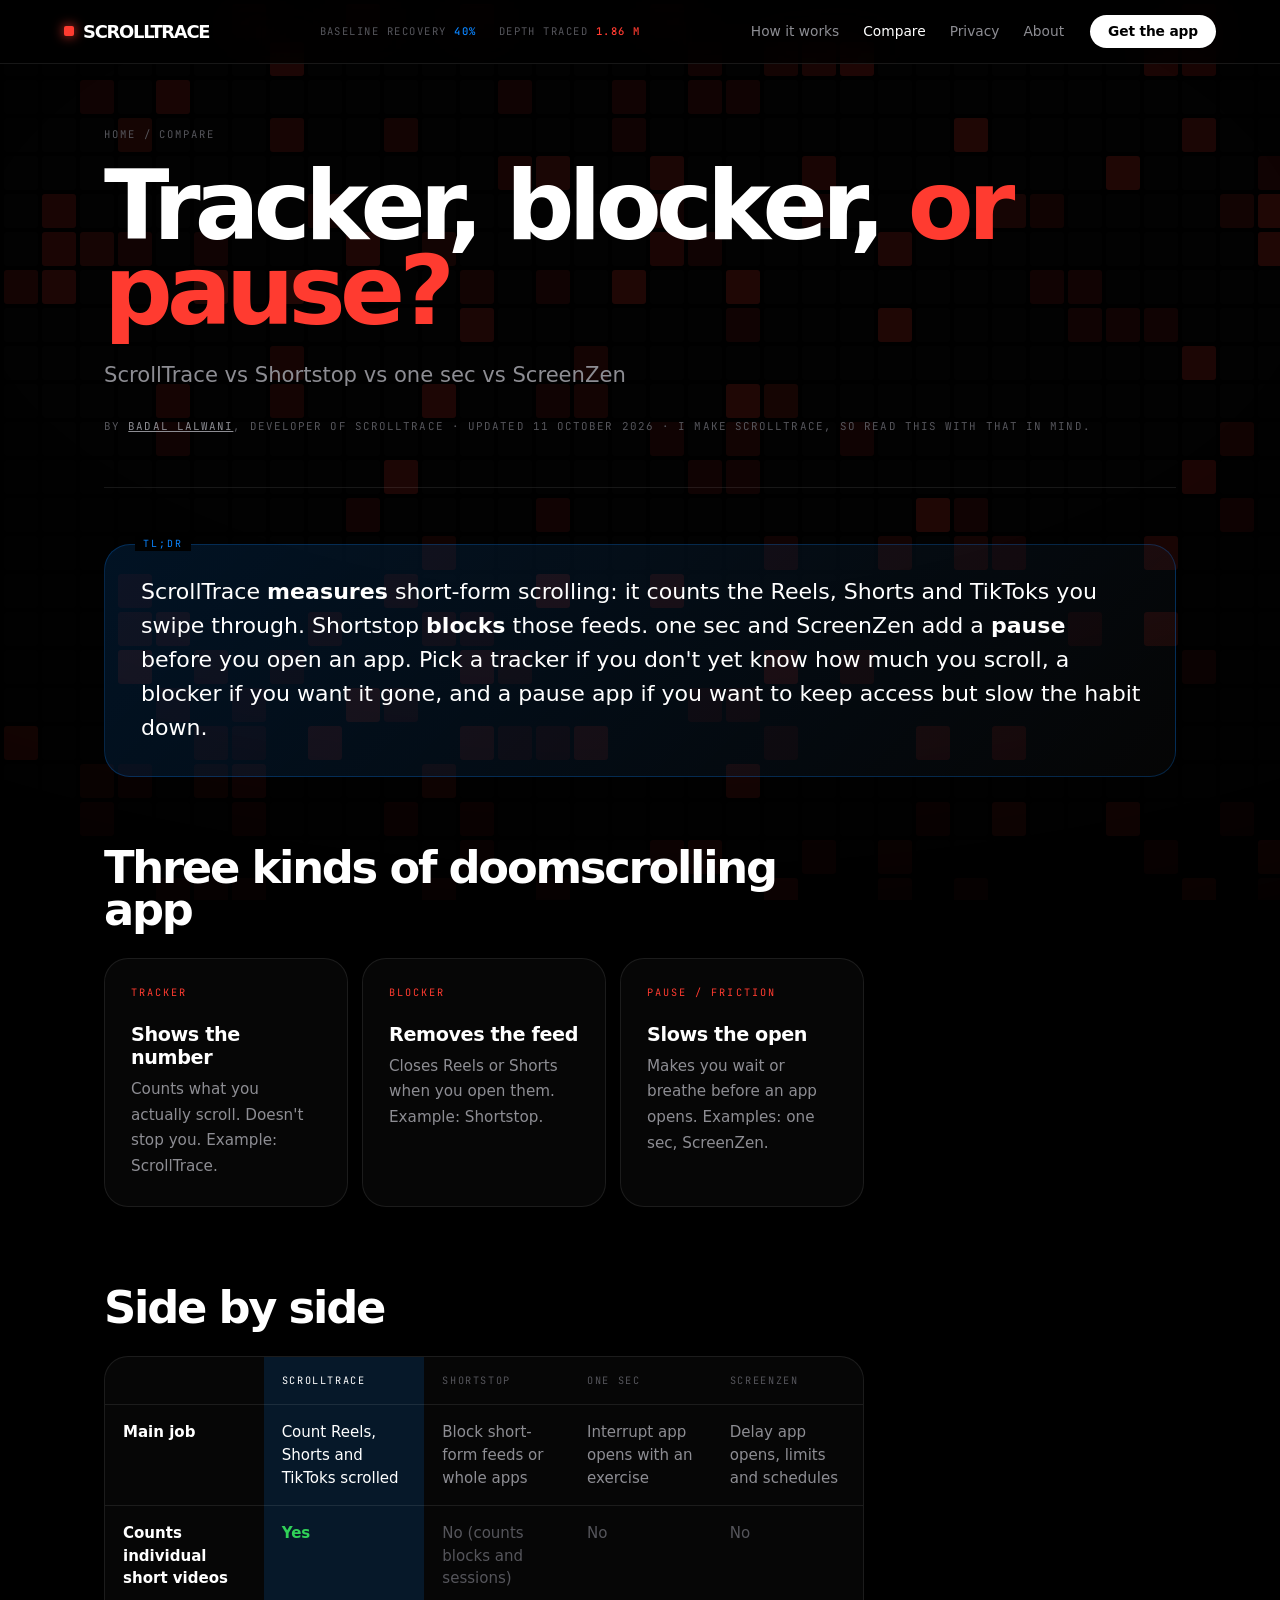
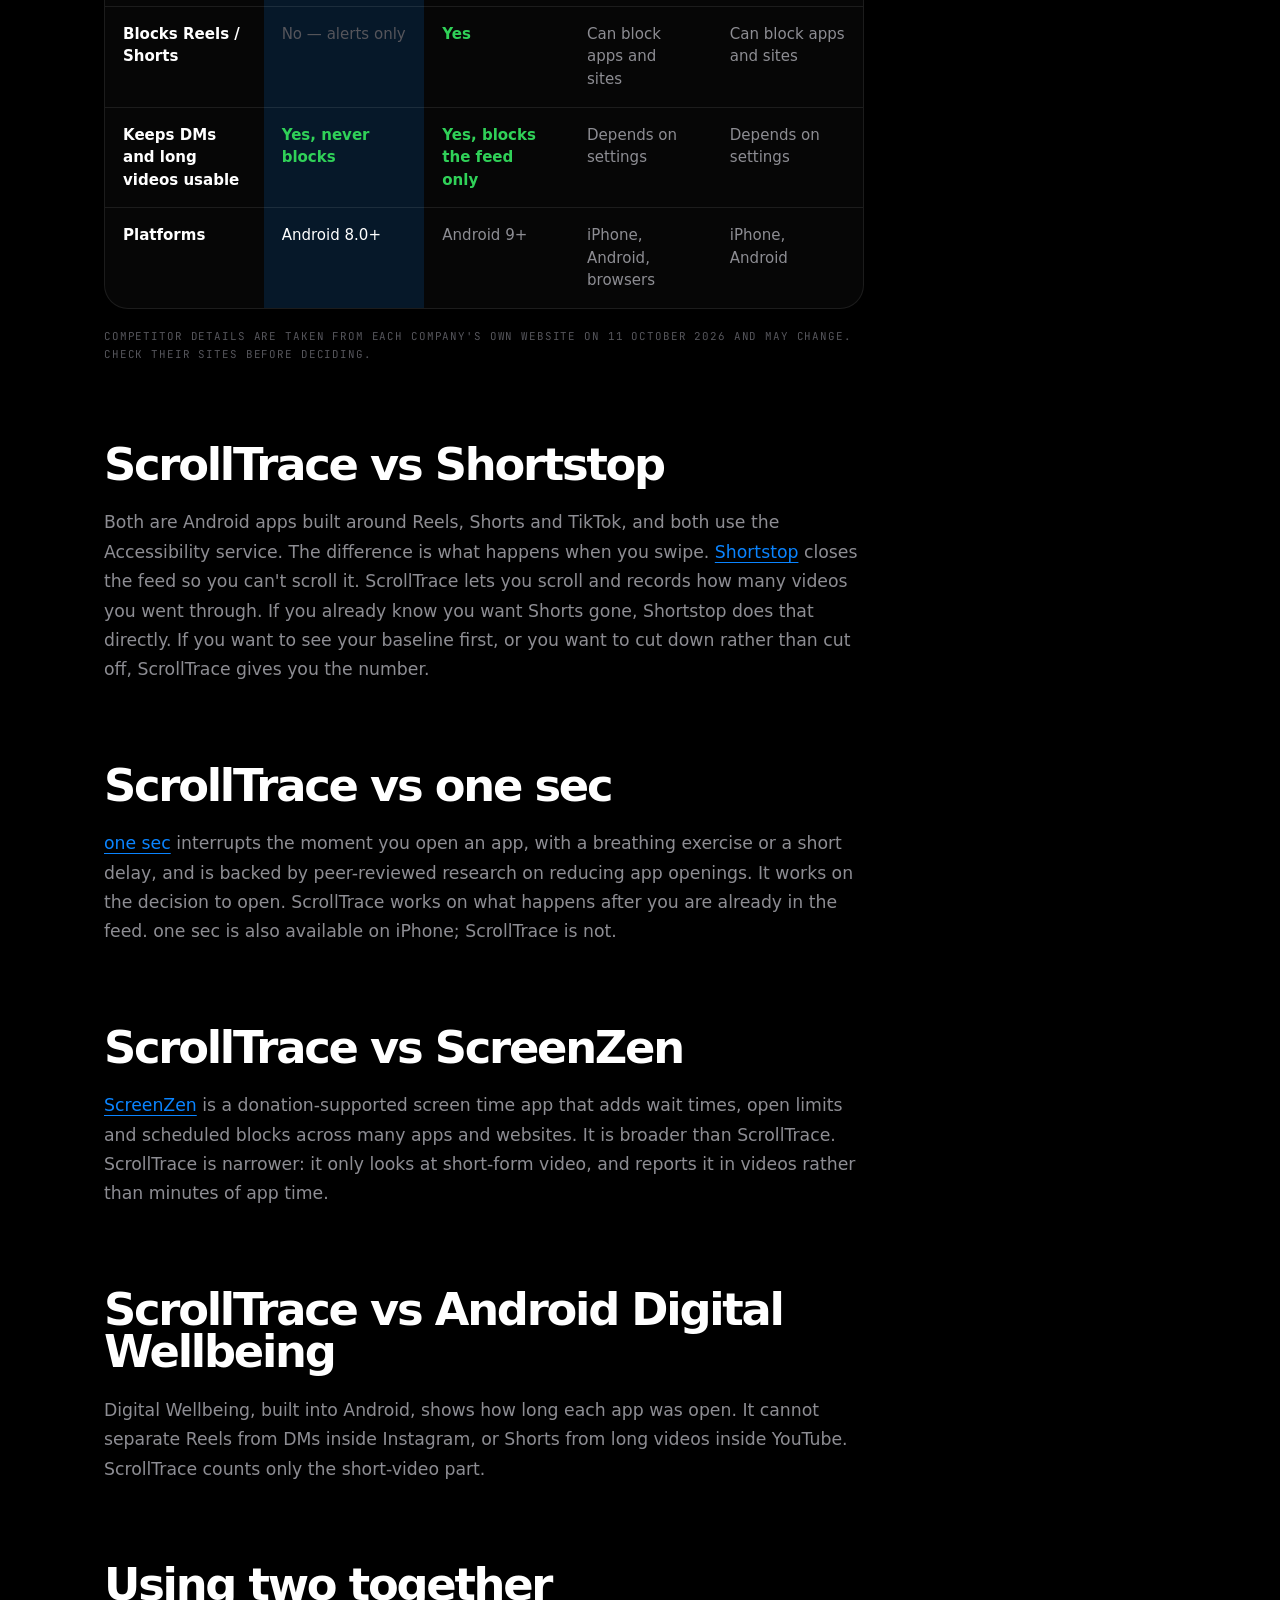
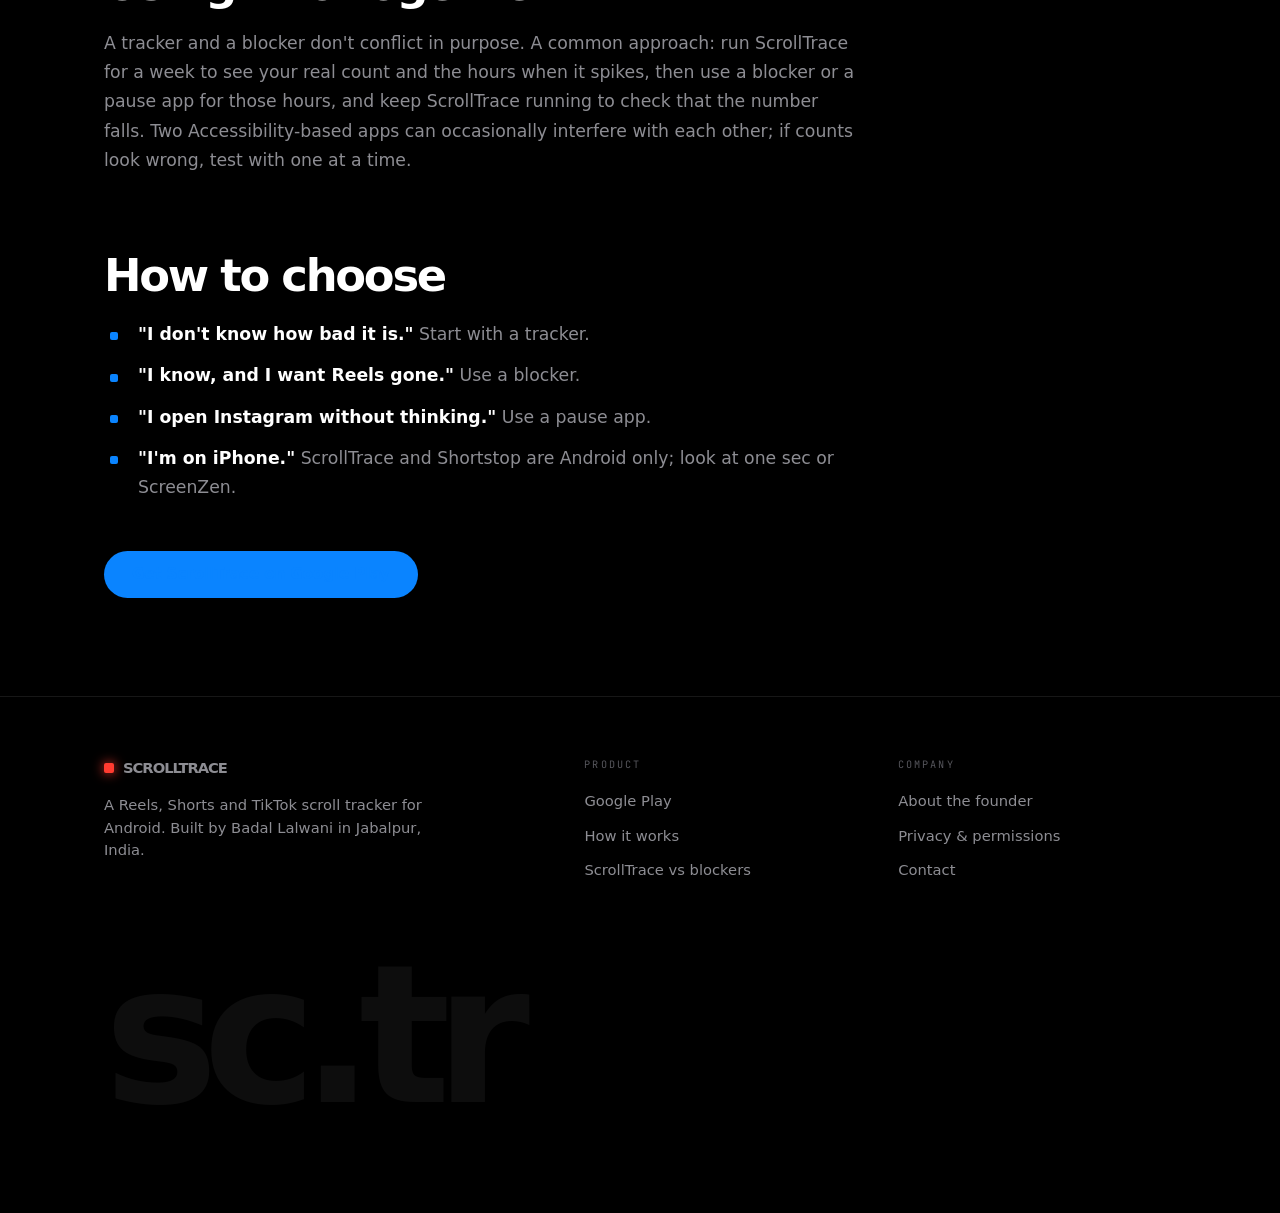
<file: compare/index.html>
<!DOCTYPE html>
<html lang="en">
<head>
  <meta charset="UTF-8">
  <meta name="viewport" content="width=device-width, initial-scale=1">
  <title>ScrollTrace vs Shortstop vs one sec vs ScreenZen — tracker, blocker or pause app?</title>
  <meta name="description" content="ScrollTrace measures how many Reels, Shorts and TikToks you scroll. Shortstop blocks those feeds. one sec and ScreenZen add a pause before opening apps. Which one fits, and when to use two together.">
  <link rel="canonical" href="https://scrolltrace.in/compare/">
  <meta name="author" content="Badal Lalwani">
  <meta property="og:type" content="article">
  <meta property="og:url" content="https://scrolltrace.in/compare/">
  <meta property="og:title" content="ScrollTrace vs Shortstop vs one sec vs ScreenZen">
  <meta property="og:description" content="Tracker, blocker or pause app: how to choose a doomscrolling app.">
  <meta name="theme-color" content="#000000">
  <link rel="preconnect" href="https://fonts.googleapis.com">
  <link rel="preconnect" href="https://fonts.gstatic.com" crossorigin>
  <link rel="stylesheet" href="https://fonts.googleapis.com/css2?family=JetBrains+Mono:wght@400;500&display=swap">
  <link rel="stylesheet" href="https://rsms.me/inter/inter.css">
  <link rel="icon" href="/assets/favicon.svg" type="image/svg+xml">
  <link rel="stylesheet" href="/assets/site.css">
  <script type="application/ld+json">
  {
    "@context": "https://schema.org",
    "@graph": [
      {
        "@type": "Article",
        "headline": "ScrollTrace vs Shortstop vs one sec vs ScreenZen: tracker, blocker or pause app?",
        "url": "https://scrolltrace.in/compare/",
        "datePublished": "2026-10-11",
        "dateModified": "2026-10-11",
        "author": { "@type": "Person", "@id": "https://scrolltrace.in/about/#badal", "name": "Badal Lalwani", "url": "https://scrolltrace.in/about/" },
        "publisher": { "@type": "Organization", "@id": "https://scrolltrace.in/#org", "name": "ScrollTrace" }
      },
      {
        "@type": "BreadcrumbList",
        "itemListElement": [
          { "@type": "ListItem", "position": 1, "name": "Home", "item": "https://scrolltrace.in/" },
          { "@type": "ListItem", "position": 2, "name": "Compare", "item": "https://scrolltrace.in/compare/" }
        ]
      }
    ]
  }
  </script>
</head>
<body class="inner">

  <canvas id="field" aria-hidden="true"></canvas>

  <header class="hud">
    <a class="logo" href="/" aria-label="ScrollTrace home"><i aria-hidden="true"></i>SCROLLTRACE</a>
    <div class="hud-read" aria-hidden="true">
      <span>Baseline recovery <b id="hud-rec">40%</b></span>
      <span class="d opt">Depth traced <b id="hud-depth">0.00 m</b></span>
    </div>
    <nav class="hud-nav" aria-label="Main">
      <div class="links">
        <a href="/how-it-works/">How it works</a>
        <a href="/compare/" aria-current="page">Compare</a>
        <a href="/privacy/">Privacy</a>
        <a href="/about/">About</a>
      </div>
      <a class="btn btn-sm" href="https://play.google.com/store/apps/details?id=com.baadalalwani.scrolltrace">Get the app</a>
    </nav>
  </header>

  <main class="wrap">
    <article>
      <div class="page-head">
        <p class="crumb"><a href="/">Home</a> / Compare</p>
        <h1>Tracker, blocker, <span class="drift">or pause?</span></h1>
        <p class="lede" style="margin-bottom:26px">ScrollTrace vs Shortstop vs one sec vs ScreenZen</p>
        <p class="byline">By <a href="/about/">Badal Lalwani</a>, developer of ScrollTrace · Updated 11 October 2026 · I make ScrollTrace, so read this with that in mind.</p>
      </div>

      <p class="answer">ScrollTrace <strong>measures</strong> short-form scrolling: it counts the Reels, Shorts and TikToks you swipe through. Shortstop <strong>blocks</strong> those feeds. one sec and ScreenZen add a <strong>pause</strong> before you open an app. Pick a tracker if you don't yet know how much you scroll, a blocker if you want it gone, and a pause app if you want to keep access but slow the habit down.</p>
      <div class="prose">

      <h2>Three kinds of doomscrolling app</h2>
      <div class="cards">
        <div class="tile"><span class="k">Tracker</span><h3>Shows the number</h3><p>Counts what you actually scroll. Doesn't stop you. Example: ScrollTrace.</p></div>
        <div class="tile"><span class="k">Blocker</span><h3>Removes the feed</h3><p>Closes Reels or Shorts when you open them. Example: Shortstop.</p></div>
        <div class="tile"><span class="k">Pause / friction</span><h3>Slows the open</h3><p>Makes you wait or breathe before an app opens. Examples: one sec, ScreenZen.</p></div>
      </div>

      <h2>Side by side</h2>
      <div class="table-wrap">
        <table>
          <thead><tr><th></th><th class="me">ScrollTrace</th><th>Shortstop</th><th>one sec</th><th>ScreenZen</th></tr></thead>
          <tbody>
            <tr><td>Main job</td><td class="me">Count Reels, Shorts and TikToks scrolled</td><td>Block short-form feeds or whole apps</td><td>Interrupt app opens with an exercise</td><td>Delay app opens, limits and schedules</td></tr>
            <tr><td>Counts individual short videos</td><td class="me yes">Yes</td><td class="no">No (counts blocks and sessions)</td><td class="no">No</td><td class="no">No</td></tr>
            <tr><td>Blocks Reels / Shorts</td><td class="me no">No — alerts only</td><td class="yes">Yes</td><td>Can block apps and sites</td><td>Can block apps and sites</td></tr>
            <tr><td>Keeps DMs and long videos usable</td><td class="me yes">Yes, never blocks</td><td class="yes">Yes, blocks the feed only</td><td>Depends on settings</td><td>Depends on settings</td></tr>
            <tr><td>Platforms</td><td class="me">Android 8.0+</td><td>Android 9+</td><td>iPhone, Android, browsers</td><td>iPhone, Android</td></tr>
          </tbody>
        </table>
      </div>
      <p class="small">Competitor details are taken from each company's own website on 11 October 2026 and may change. Check their sites before deciding.</p>

      <h2>ScrollTrace vs Shortstop</h2>
      <p>Both are Android apps built around Reels, Shorts and TikTok, and both use the Accessibility service. The difference is what happens when you swipe. <a href="https://shortstop.app" rel="nofollow">Shortstop</a> closes the feed so you can't scroll it. ScrollTrace lets you scroll and records how many videos you went through. If you already know you want Shorts gone, Shortstop does that directly. If you want to see your baseline first, or you want to cut down rather than cut off, ScrollTrace gives you the number.</p>

      <h2>ScrollTrace vs one sec</h2>
      <p><a href="https://one-sec.app" rel="nofollow">one sec</a> interrupts the moment you open an app, with a breathing exercise or a short delay, and is backed by peer-reviewed research on reducing app openings. It works on the decision to open. ScrollTrace works on what happens after you are already in the feed. one sec is also available on iPhone; ScrollTrace is not.</p>

      <h2>ScrollTrace vs ScreenZen</h2>
      <p><a href="https://www.screenzen.co" rel="nofollow">ScreenZen</a> is a donation-supported screen time app that adds wait times, open limits and scheduled blocks across many apps and websites. It is broader than ScrollTrace. ScrollTrace is narrower: it only looks at short-form video, and reports it in videos rather than minutes of app time.</p>

      <h2>ScrollTrace vs Android Digital Wellbeing</h2>
      <p>Digital Wellbeing, built into Android, shows how long each app was open. It cannot separate Reels from DMs inside Instagram, or Shorts from long videos inside YouTube. ScrollTrace counts only the short-video part.</p>

      <h2>Using two together</h2>
      <p>A tracker and a blocker don't conflict in purpose. A common approach: run ScrollTrace for a week to see your real count and the hours when it spikes, then use a blocker or a pause app for those hours, and keep ScrollTrace running to check that the number falls. Two Accessibility-based apps can occasionally interfere with each other; if counts look wrong, test with one at a time.</p>

      <h2>How to choose</h2>
      <ul>
        <li><strong>"I don't know how bad it is."</strong> Start with a tracker.</li>
        <li><strong>"I know, and I want Reels gone."</strong> Use a blocker.</li>
        <li><strong>"I open Instagram without thinking."</strong> Use a pause app.</li>
        <li><strong>"I'm on iPhone."</strong> ScrollTrace and Shortstop are Android only; look at one sec or ScreenZen.</li>
      </ul>

      <p style="margin-top:48px"><a class="btn btn-focus" href="https://play.google.com/store/apps/details?id=com.baadalalwani.scrolltrace">Get ScrollTrace on Google Play</a></p>
      </div>
    </article>
  </main>

  <footer class="foot">
    <div class="wrap">
      <div>
        <a class="logo" href="/"><i aria-hidden="true"></i>SCROLLTRACE</a>
        <p>A Reels, Shorts and TikTok scroll tracker for Android. Built by Badal Lalwani in Jabalpur, India.</p>
      </div>
      <div>
        <h4>Product</h4>
        <ul>
          <li><a href="https://play.google.com/store/apps/details?id=com.baadalalwani.scrolltrace">Google Play</a></li>
          <li><a href="/how-it-works/">How it works</a></li>
          <li><a href="/compare/">ScrollTrace vs blockers</a></li>
        </ul>
      </div>
      <div>
        <h4>Company</h4>
        <ul>
          <li><a href="/about/">About the founder</a></li>
          <li><a href="/privacy/">Privacy &amp; permissions</a></li>
          <li><a href="/about/#contact">Contact</a></li>
        </ul>
      </div>
      <div class="mark" aria-hidden="true">sc.tr</div>
    </div>
  </footer>

  <script src="/assets/site.js" defer></script>
</body>
</html>
</file>
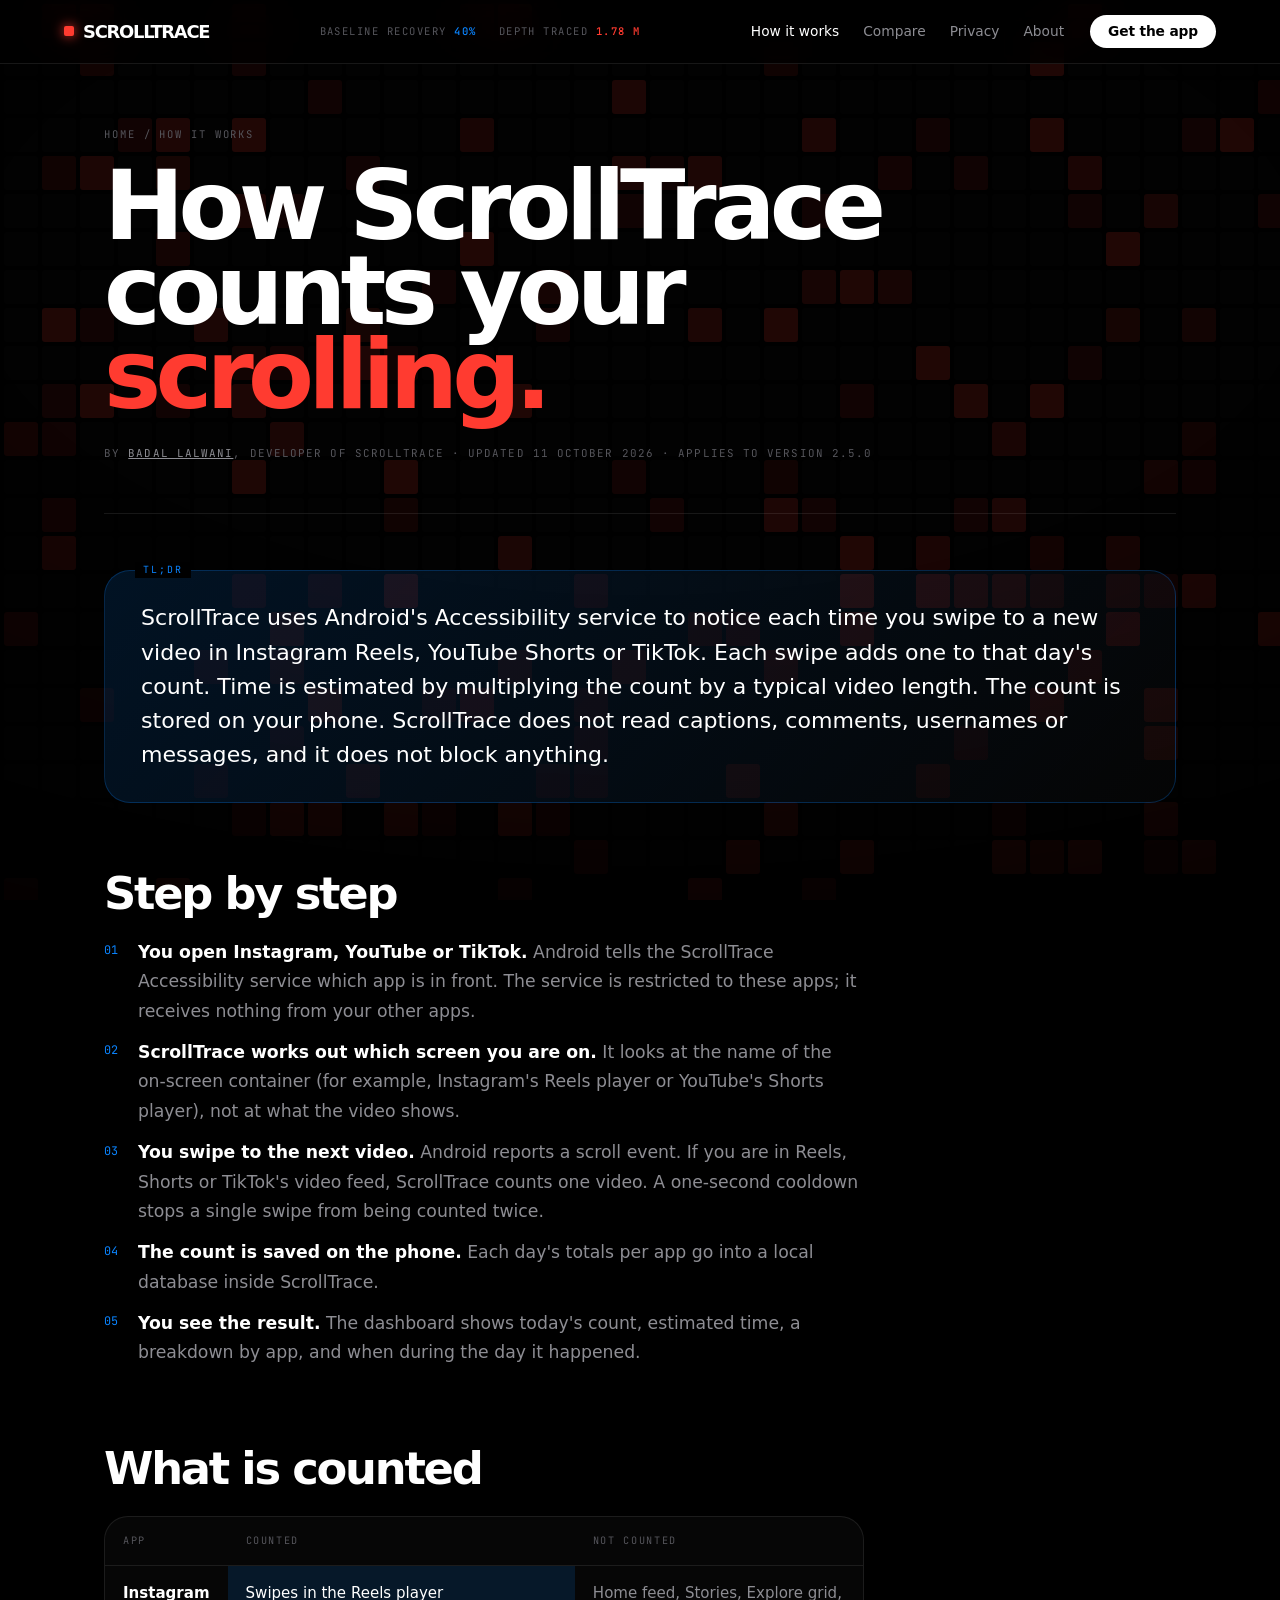
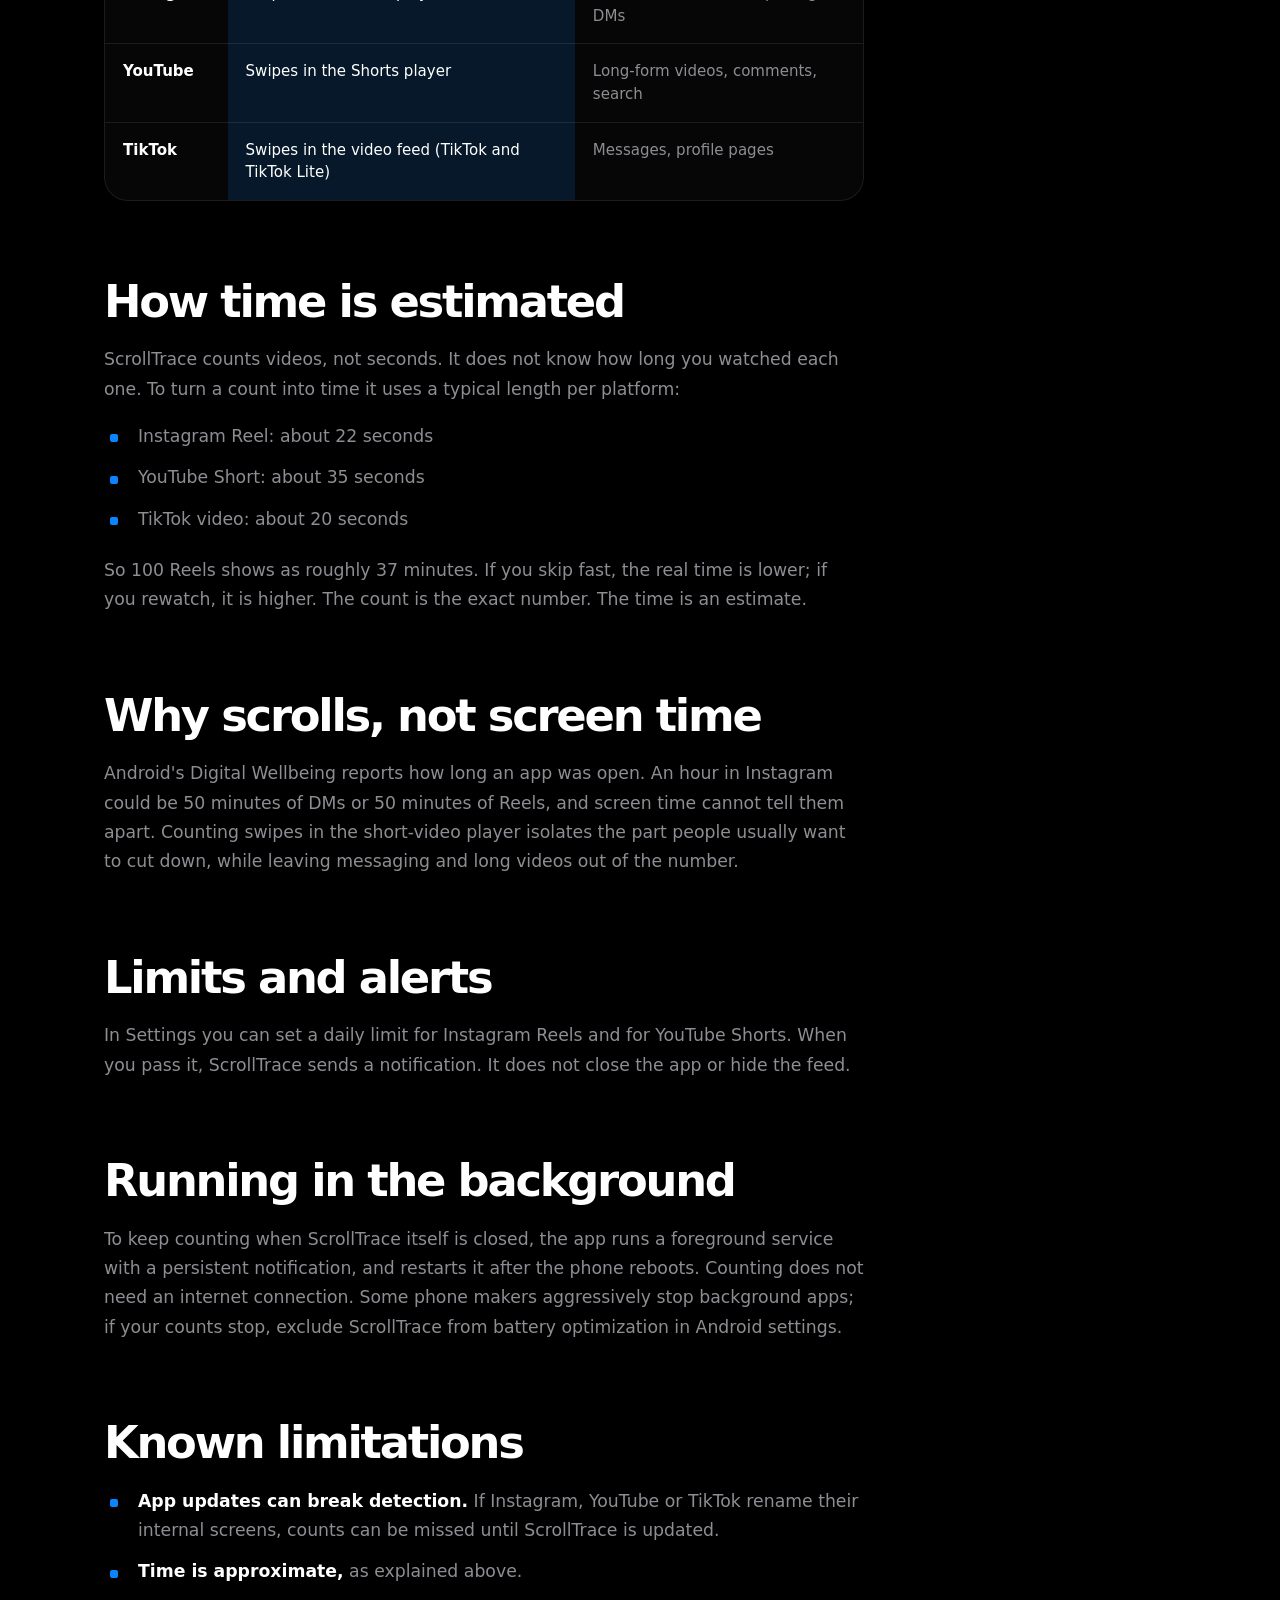
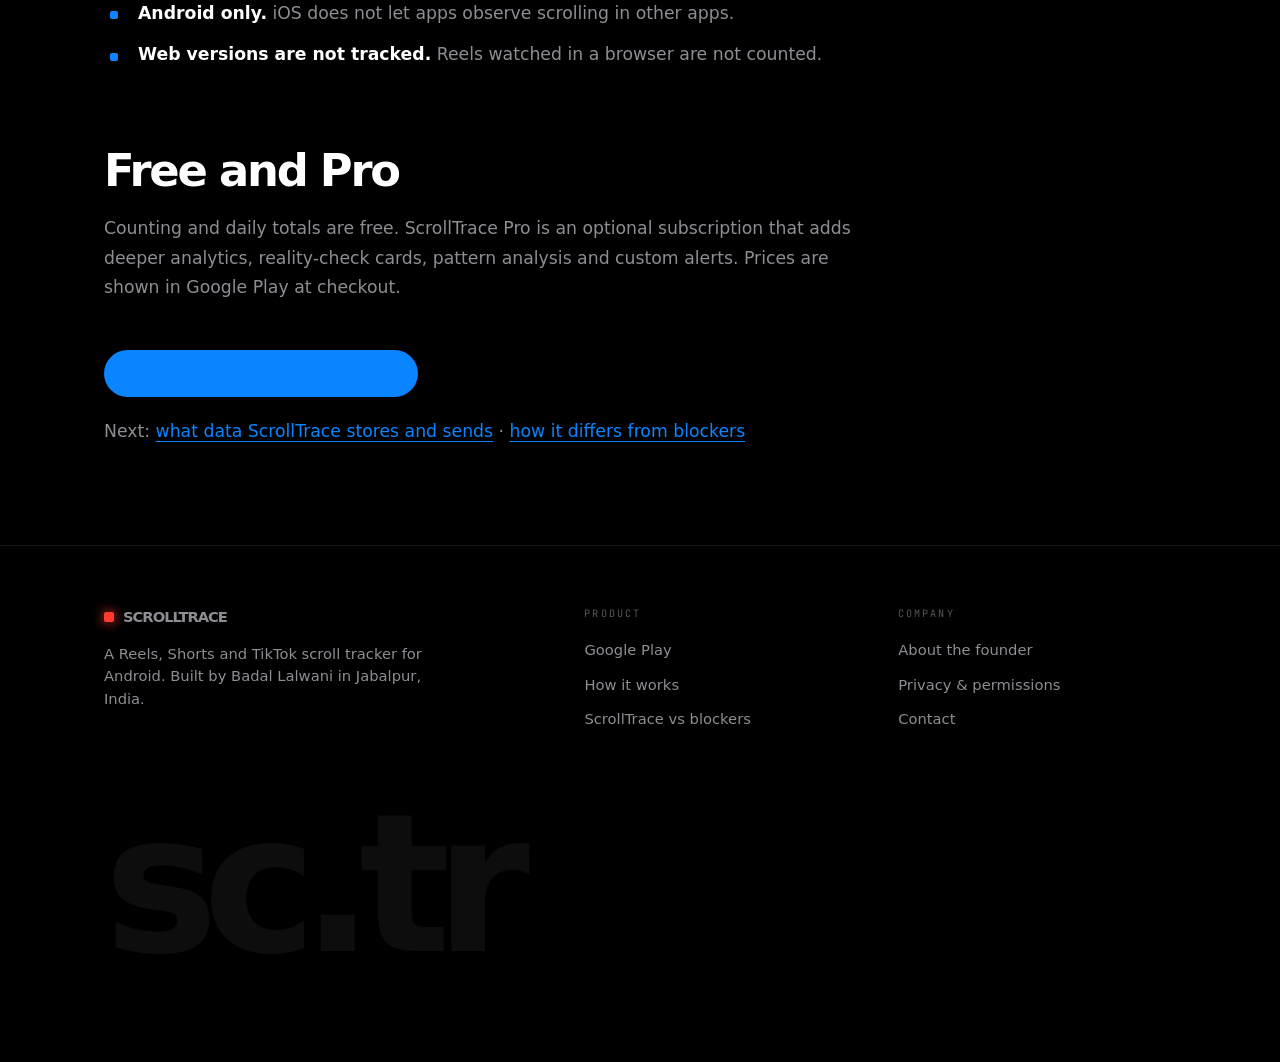
<file: how-it-works/index.html>
<!DOCTYPE html>
<html lang="en">
<head>
  <meta charset="UTF-8">
  <meta name="viewport" content="width=device-width, initial-scale=1">
  <title>How ScrollTrace counts Reels, Shorts and TikTok scrolls</title>
  <meta name="description" content="How ScrollTrace works: an Android Accessibility service detects each swipe to a new Reel, Short or TikTok, counts it, and estimates time from typical video length. What is counted, what is not, and what it cannot see.">
  <link rel="canonical" href="https://scrolltrace.in/how-it-works/">
  <meta name="author" content="Badal Lalwani">
  <meta property="og:type" content="article">
  <meta property="og:url" content="https://scrolltrace.in/how-it-works/">
  <meta property="og:title" content="How ScrollTrace counts Reels, Shorts and TikTok scrolls">
  <meta property="og:description" content="Each swipe to a new short video is counted on your phone. Time is estimated from typical video length. Nothing on screen is read.">
  <meta name="theme-color" content="#000000">
  <link rel="preconnect" href="https://fonts.googleapis.com">
  <link rel="preconnect" href="https://fonts.gstatic.com" crossorigin>
  <link rel="stylesheet" href="https://fonts.googleapis.com/css2?family=JetBrains+Mono:wght@400;500&display=swap">
  <link rel="stylesheet" href="https://rsms.me/inter/inter.css">
  <link rel="icon" href="/assets/favicon.svg" type="image/svg+xml">
  <link rel="stylesheet" href="/assets/site.css">
  <script type="application/ld+json">
  {
    "@context": "https://schema.org",
    "@graph": [
      {
        "@type": "TechArticle",
        "headline": "How ScrollTrace counts Reels, Shorts and TikTok scrolls",
        "url": "https://scrolltrace.in/how-it-works/",
        "datePublished": "2026-10-11",
        "dateModified": "2026-10-11",
        "author": { "@type": "Person", "@id": "https://scrolltrace.in/about/#badal", "name": "Badal Lalwani", "url": "https://scrolltrace.in/about/" },
        "publisher": { "@type": "Organization", "@id": "https://scrolltrace.in/#org", "name": "ScrollTrace" },
        "about": { "@type": "MobileApplication", "@id": "https://scrolltrace.in/#app", "name": "ScrollTrace" }
      },
      {
        "@type": "BreadcrumbList",
        "itemListElement": [
          { "@type": "ListItem", "position": 1, "name": "Home", "item": "https://scrolltrace.in/" },
          { "@type": "ListItem", "position": 2, "name": "How it works", "item": "https://scrolltrace.in/how-it-works/" }
        ]
      }
    ]
  }
  </script>
</head>
<body class="inner">

  <canvas id="field" aria-hidden="true"></canvas>

  <header class="hud">
    <a class="logo" href="/" aria-label="ScrollTrace home"><i aria-hidden="true"></i>SCROLLTRACE</a>
    <div class="hud-read" aria-hidden="true">
      <span>Baseline recovery <b id="hud-rec">40%</b></span>
      <span class="d opt">Depth traced <b id="hud-depth">0.00 m</b></span>
    </div>
    <nav class="hud-nav" aria-label="Main">
      <div class="links">
        <a href="/how-it-works/" aria-current="page">How it works</a>
        <a href="/compare/">Compare</a>
        <a href="/privacy/">Privacy</a>
        <a href="/about/">About</a>
      </div>
      <a class="btn btn-sm" href="https://play.google.com/store/apps/details?id=com.baadalalwani.scrolltrace">Get the app</a>
    </nav>
  </header>

  <main class="wrap">
    <article>
      <div class="page-head">
        <p class="crumb"><a href="/">Home</a> / How it works</p>
        <h1>How ScrollTrace counts your <span class="drift">scrolling.</span></h1>
        <p class="byline">By <a href="/about/">Badal Lalwani</a>, developer of ScrollTrace · Updated 11 October 2026 · Applies to version 2.5.0</p>
      </div>

      <p class="answer">ScrollTrace uses Android's Accessibility service to notice each time you swipe to a new video in Instagram Reels, YouTube Shorts or TikTok. Each swipe adds one to that day's count. Time is estimated by multiplying the count by a typical video length. The count is stored on your phone. ScrollTrace does not read captions, comments, usernames or messages, and it does not block anything.</p>
      <div class="prose">

      <h2>Step by step</h2>
      <ol>
        <li><strong>You open Instagram, YouTube or TikTok.</strong> Android tells the ScrollTrace Accessibility service which app is in front. The service is restricted to these apps; it receives nothing from your other apps.</li>
        <li><strong>ScrollTrace works out which screen you are on.</strong> It looks at the name of the on-screen container (for example, Instagram's Reels player or YouTube's Shorts player), not at what the video shows.</li>
        <li><strong>You swipe to the next video.</strong> Android reports a scroll event. If you are in Reels, Shorts or TikTok's video feed, ScrollTrace counts one video. A one-second cooldown stops a single swipe from being counted twice.</li>
        <li><strong>The count is saved on the phone.</strong> Each day's totals per app go into a local database inside ScrollTrace.</li>
        <li><strong>You see the result.</strong> The dashboard shows today's count, estimated time, a breakdown by app, and when during the day it happened.</li>
      </ol>

      <h2>What is counted</h2>
      <div class="table-wrap">
        <table>
          <thead><tr><th>App</th><th>Counted</th><th>Not counted</th></tr></thead>
          <tbody>
            <tr><td>Instagram</td><td class="me">Swipes in the Reels player</td><td>Home feed, Stories, Explore grid, DMs</td></tr>
            <tr><td>YouTube</td><td class="me">Swipes in the Shorts player</td><td>Long-form videos, comments, search</td></tr>
            <tr><td>TikTok</td><td class="me">Swipes in the video feed (TikTok and TikTok Lite)</td><td>Messages, profile pages</td></tr>
          </tbody>
        </table>
      </div>

      <h2>How time is estimated</h2>
      <p>ScrollTrace counts videos, not seconds. It does not know how long you watched each one. To turn a count into time it uses a typical length per platform:</p>
      <ul>
        <li>Instagram Reel: about 22 seconds</li>
        <li>YouTube Short: about 35 seconds</li>
        <li>TikTok video: about 20 seconds</li>
      </ul>
      <p>So 100 Reels shows as roughly 37 minutes. If you skip fast, the real time is lower; if you rewatch, it is higher. The count is the exact number. The time is an estimate.</p>

      <h2>Why scrolls, not screen time</h2>
      <p>Android's Digital Wellbeing reports how long an app was open. An hour in Instagram could be 50 minutes of DMs or 50 minutes of Reels, and screen time cannot tell them apart. Counting swipes in the short-video player isolates the part people usually want to cut down, while leaving messaging and long videos out of the number.</p>

      <h2>Limits and alerts</h2>
      <p>In Settings you can set a daily limit for Instagram Reels and for YouTube Shorts. When you pass it, ScrollTrace sends a notification. It does not close the app or hide the feed.</p>

      <h2>Running in the background</h2>
      <p>To keep counting when ScrollTrace itself is closed, the app runs a foreground service with a persistent notification, and restarts it after the phone reboots. Counting does not need an internet connection. Some phone makers aggressively stop background apps; if your counts stop, exclude ScrollTrace from battery optimization in Android settings.</p>

      <h2>Known limitations</h2>
      <ul>
        <li><strong>App updates can break detection.</strong> If Instagram, YouTube or TikTok rename their internal screens, counts can be missed until ScrollTrace is updated.</li>
        <li><strong>Time is approximate,</strong> as explained above.</li>
        <li><strong>Android only.</strong> iOS does not let apps observe scrolling in other apps.</li>
        <li><strong>Web versions are not tracked.</strong> Reels watched in a browser are not counted.</li>
      </ul>

      <h2>Free and Pro</h2>
      <p>Counting and daily totals are free. ScrollTrace Pro is an optional subscription that adds deeper analytics, reality-check cards, pattern analysis and custom alerts. Prices are shown in Google Play at checkout.</p>

      <p style="margin-top:48px"><a class="btn btn-focus" href="https://play.google.com/store/apps/details?id=com.baadalalwani.scrolltrace">Get ScrollTrace on Google Play</a></p>
      <p style="margin-top:20px">Next: <a href="/privacy/">what data ScrollTrace stores and sends</a> · <a href="/compare/">how it differs from blockers</a></p>
      </div>
    </article>
  </main>

  <footer class="foot">
    <div class="wrap">
      <div>
        <a class="logo" href="/"><i aria-hidden="true"></i>SCROLLTRACE</a>
        <p>A Reels, Shorts and TikTok scroll tracker for Android. Built by Badal Lalwani in Jabalpur, India.</p>
      </div>
      <div>
        <h4>Product</h4>
        <ul>
          <li><a href="https://play.google.com/store/apps/details?id=com.baadalalwani.scrolltrace">Google Play</a></li>
          <li><a href="/how-it-works/">How it works</a></li>
          <li><a href="/compare/">ScrollTrace vs blockers</a></li>
        </ul>
      </div>
      <div>
        <h4>Company</h4>
        <ul>
          <li><a href="/about/">About the founder</a></li>
          <li><a href="/privacy/">Privacy &amp; permissions</a></li>
          <li><a href="/about/#contact">Contact</a></li>
        </ul>
      </div>
      <div class="mark" aria-hidden="true">sc.tr</div>
    </div>
  </footer>

  <script src="/assets/site.js" defer></script>
</body>
</html>
</file>
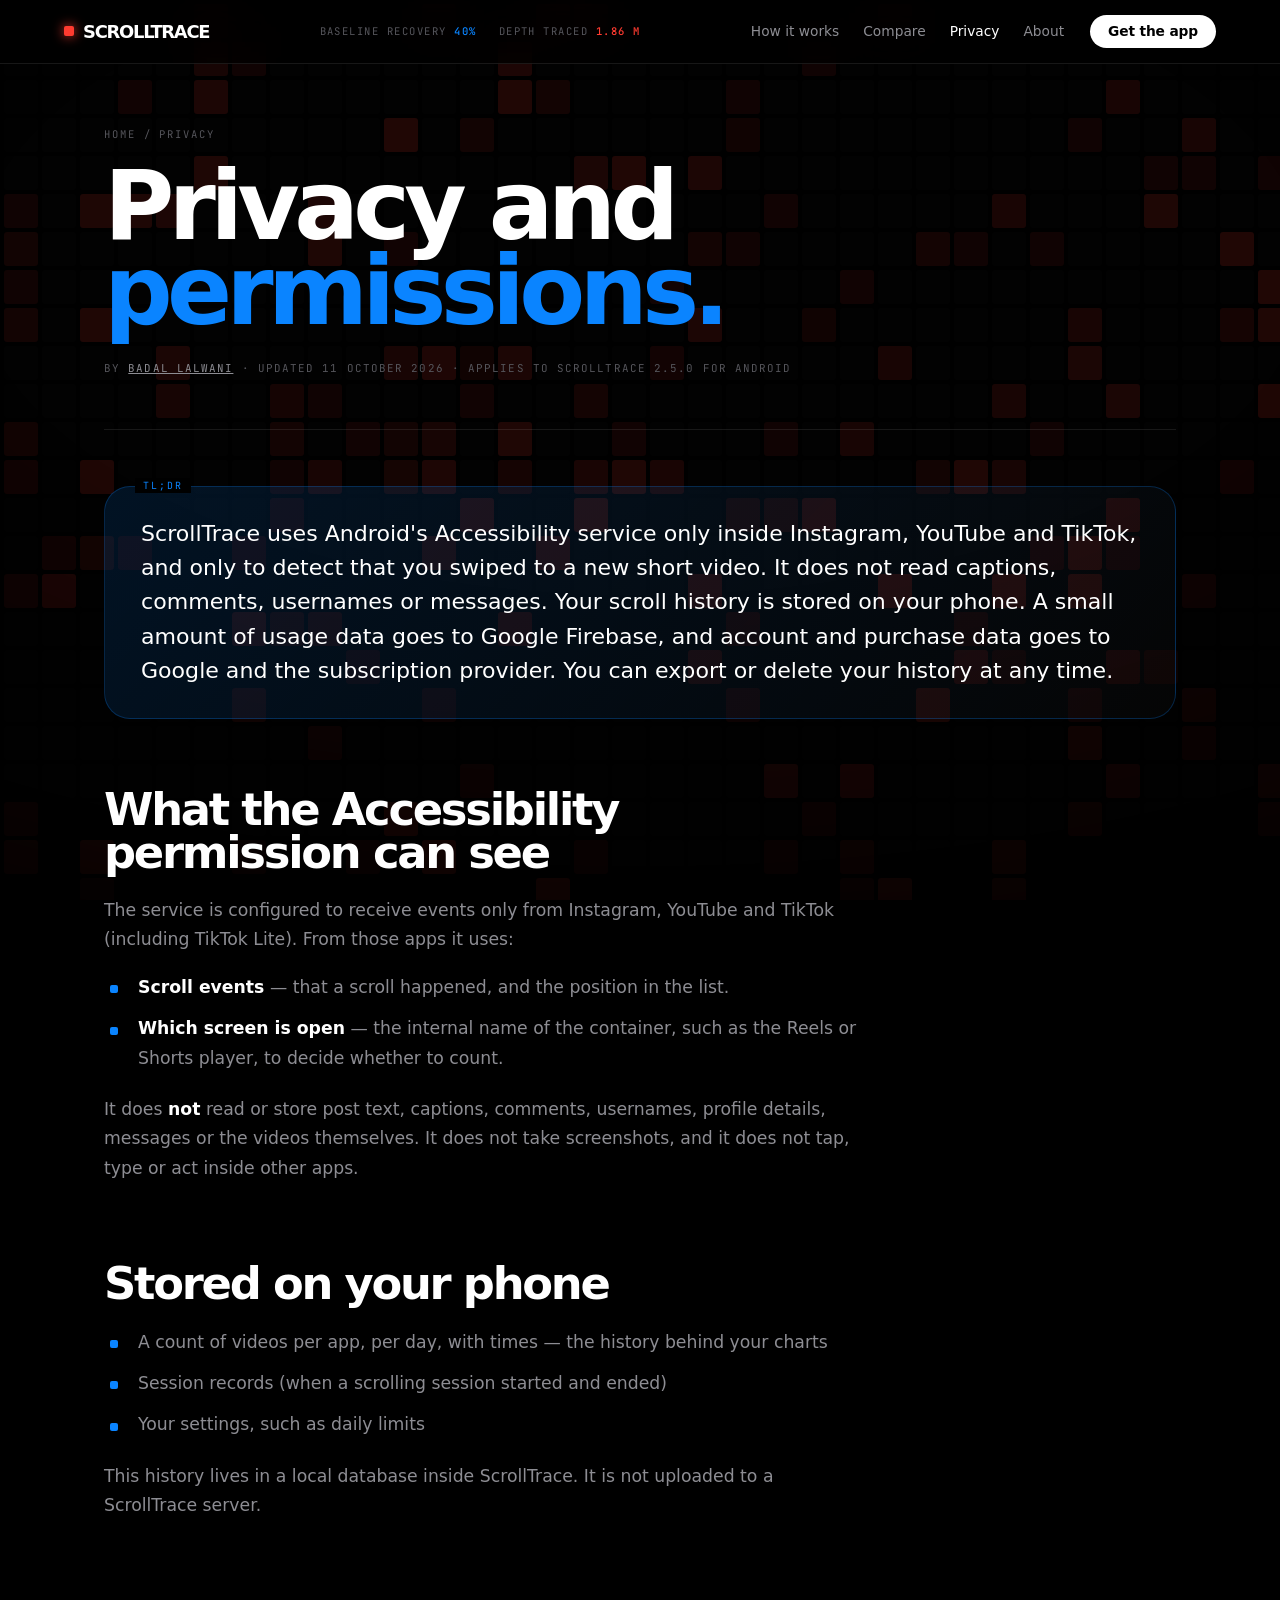
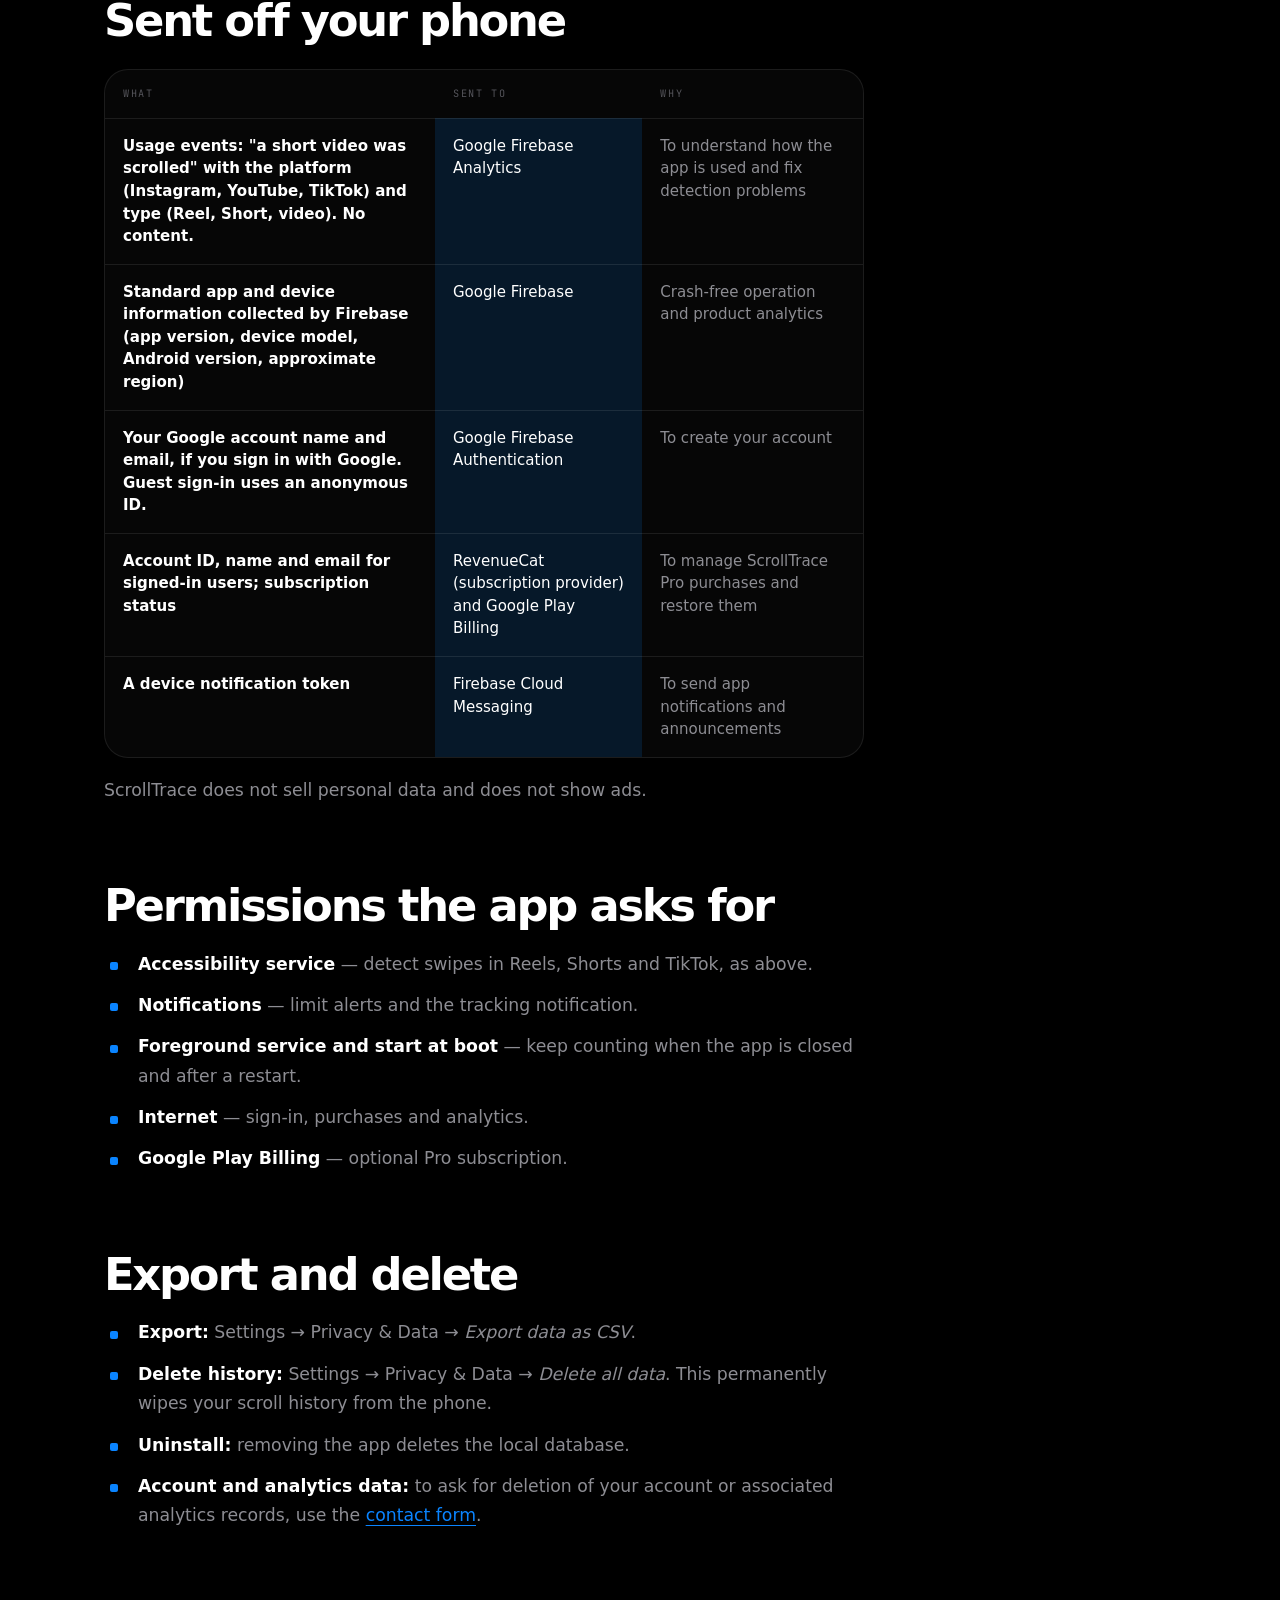
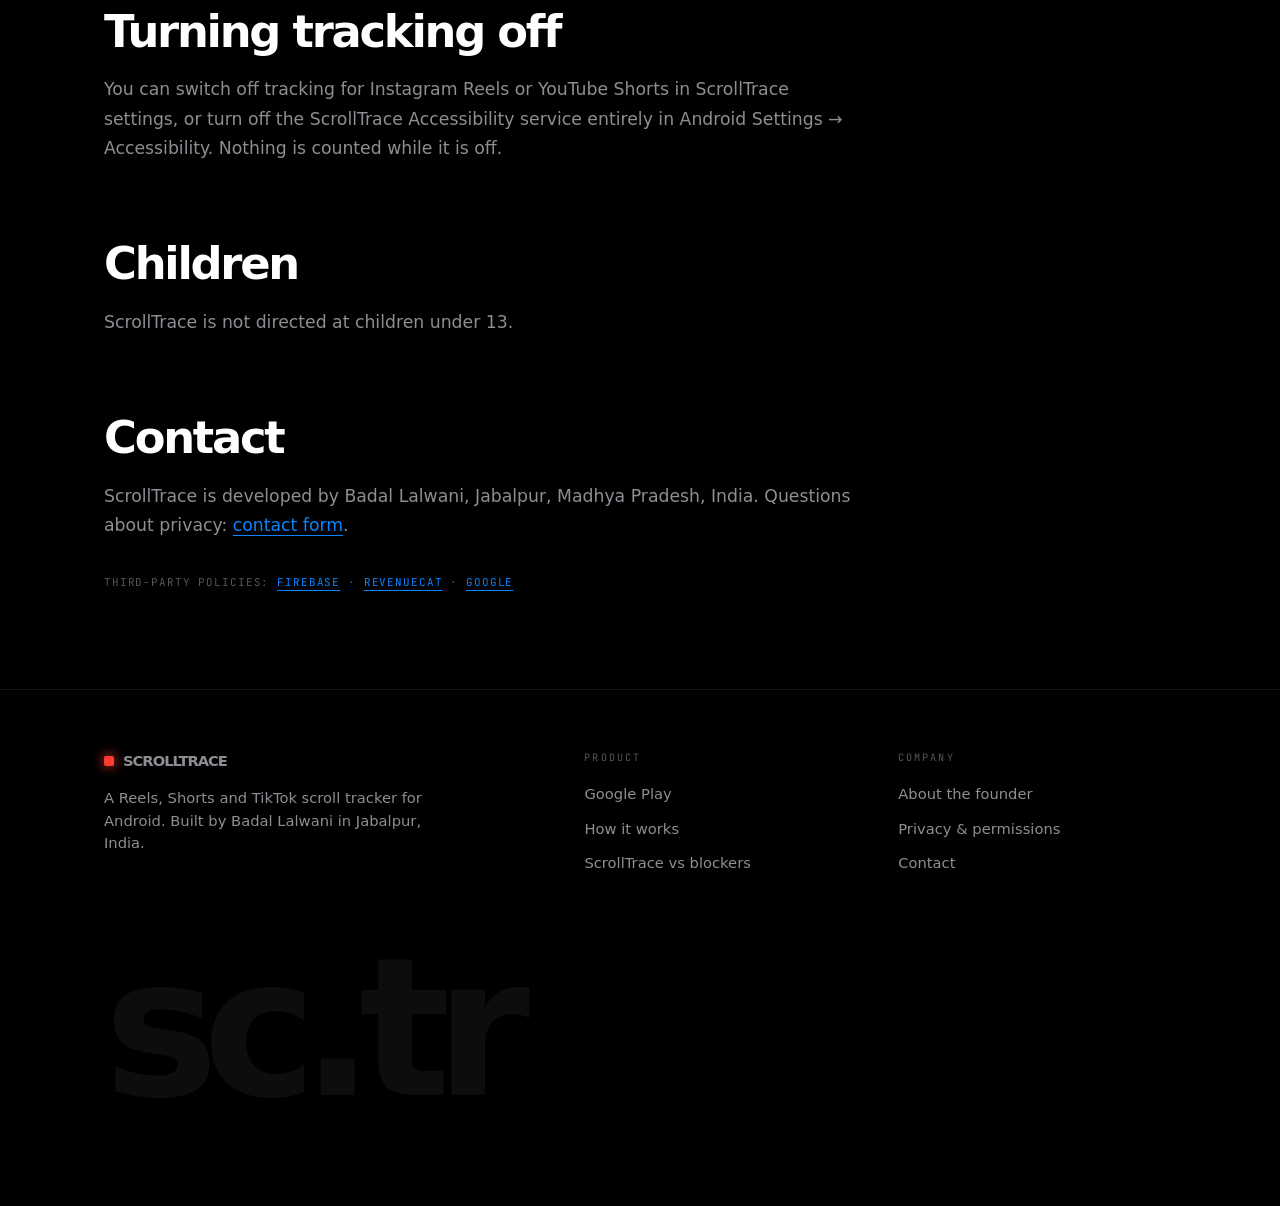
<file: privacy/index.html>
<!DOCTYPE html>
<html lang="en">
<head>
  <meta charset="UTF-8">
  <meta name="viewport" content="width=device-width, initial-scale=1">
  <title>ScrollTrace privacy and permissions — what is stored and sent</title>
  <meta name="description" content="What ScrollTrace's Accessibility permission can see, what is stored on your phone, what is sent to Google Firebase and the subscription provider, and how to export or delete your data.">
  <link rel="canonical" href="https://scrolltrace.in/privacy/">
  <meta name="author" content="Badal Lalwani">
  <meta property="og:type" content="article">
  <meta property="og:url" content="https://scrolltrace.in/privacy/">
  <meta property="og:title" content="ScrollTrace privacy and permissions">
  <meta property="og:description" content="Plain-language list of what ScrollTrace can see, stores and sends.">
  <meta name="theme-color" content="#000000">
  <link rel="preconnect" href="https://fonts.googleapis.com">
  <link rel="preconnect" href="https://fonts.gstatic.com" crossorigin>
  <link rel="stylesheet" href="https://fonts.googleapis.com/css2?family=JetBrains+Mono:wght@400;500&display=swap">
  <link rel="stylesheet" href="https://rsms.me/inter/inter.css">
  <link rel="icon" href="/assets/favicon.svg" type="image/svg+xml">
  <link rel="stylesheet" href="/assets/site.css">
  <script type="application/ld+json">
  {
    "@context": "https://schema.org",
    "@graph": [
      {
        "@type": "WebPage",
        "name": "ScrollTrace privacy and permissions",
        "url": "https://scrolltrace.in/privacy/",
        "datePublished": "2026-10-11",
        "dateModified": "2026-10-11",
        "author": { "@type": "Person", "@id": "https://scrolltrace.in/about/#badal", "name": "Badal Lalwani" },
        "publisher": { "@type": "Organization", "@id": "https://scrolltrace.in/#org", "name": "ScrollTrace" },
        "about": { "@type": "MobileApplication", "@id": "https://scrolltrace.in/#app", "name": "ScrollTrace" }
      },
      {
        "@type": "BreadcrumbList",
        "itemListElement": [
          { "@type": "ListItem", "position": 1, "name": "Home", "item": "https://scrolltrace.in/" },
          { "@type": "ListItem", "position": 2, "name": "Privacy", "item": "https://scrolltrace.in/privacy/" }
        ]
      }
    ]
  }
  </script>
</head>
<body class="inner">

  <canvas id="field" aria-hidden="true"></canvas>

  <header class="hud">
    <a class="logo" href="/" aria-label="ScrollTrace home"><i aria-hidden="true"></i>SCROLLTRACE</a>
    <div class="hud-read" aria-hidden="true">
      <span>Baseline recovery <b id="hud-rec">40%</b></span>
      <span class="d opt">Depth traced <b id="hud-depth">0.00 m</b></span>
    </div>
    <nav class="hud-nav" aria-label="Main">
      <div class="links">
        <a href="/how-it-works/">How it works</a>
        <a href="/compare/">Compare</a>
        <a href="/privacy/" aria-current="page">Privacy</a>
        <a href="/about/">About</a>
      </div>
      <a class="btn btn-sm" href="https://play.google.com/store/apps/details?id=com.baadalalwani.scrolltrace">Get the app</a>
    </nav>
  </header>

  <main class="wrap">
    <article>
      <div class="page-head">
        <p class="crumb"><a href="/">Home</a> / Privacy</p>
        <h1>Privacy and <span class="focus">permissions.</span></h1>
        <p class="byline">By <a href="/about/">Badal Lalwani</a> · Updated 11 October 2026 · Applies to ScrollTrace 2.5.0 for Android</p>
      </div>

      <p class="answer">ScrollTrace uses Android's Accessibility service only inside Instagram, YouTube and TikTok, and only to detect that you swiped to a new short video. It does not read captions, comments, usernames or messages. Your scroll history is stored on your phone. A small amount of usage data goes to Google Firebase, and account and purchase data goes to Google and the subscription provider. You can export or delete your history at any time.</p>
      <div class="prose">

      <h2>What the Accessibility permission can see</h2>
      <p>The service is configured to receive events only from Instagram, YouTube and TikTok (including TikTok Lite). From those apps it uses:</p>
      <ul>
        <li><strong>Scroll events</strong> — that a scroll happened, and the position in the list.</li>
        <li><strong>Which screen is open</strong> — the internal name of the container, such as the Reels or Shorts player, to decide whether to count.</li>
      </ul>
      <p>It does <strong>not</strong> read or store post text, captions, comments, usernames, profile details, messages or the videos themselves. It does not take screenshots, and it does not tap, type or act inside other apps.</p>

      <h2>Stored on your phone</h2>
      <ul>
        <li>A count of videos per app, per day, with times — the history behind your charts</li>
        <li>Session records (when a scrolling session started and ended)</li>
        <li>Your settings, such as daily limits</li>
      </ul>
      <p>This history lives in a local database inside ScrollTrace. It is not uploaded to a ScrollTrace server.</p>

      <h2>Sent off your phone</h2>
      <div class="table-wrap">
        <table>
          <thead><tr><th>What</th><th>Sent to</th><th>Why</th></tr></thead>
          <tbody>
            <tr><td>Usage events: "a short video was scrolled" with the platform (Instagram, YouTube, TikTok) and type (Reel, Short, video). No content.</td><td class="me">Google Firebase Analytics</td><td>To understand how the app is used and fix detection problems</td></tr>
            <tr><td>Standard app and device information collected by Firebase (app version, device model, Android version, approximate region)</td><td class="me">Google Firebase</td><td>Crash-free operation and product analytics</td></tr>
            <tr><td>Your Google account name and email, if you sign in with Google. Guest sign-in uses an anonymous ID.</td><td class="me">Google Firebase Authentication</td><td>To create your account</td></tr>
            <tr><td>Account ID, name and email for signed-in users; subscription status</td><td class="me">RevenueCat (subscription provider) and Google Play Billing</td><td>To manage ScrollTrace Pro purchases and restore them</td></tr>
            <tr><td>A device notification token</td><td class="me">Firebase Cloud Messaging</td><td>To send app notifications and announcements</td></tr>
          </tbody>
        </table>
      </div>
      <p>ScrollTrace does not sell personal data and does not show ads.</p>

      <h2>Permissions the app asks for</h2>
      <ul>
        <li><strong>Accessibility service</strong> — detect swipes in Reels, Shorts and TikTok, as above.</li>
        <li><strong>Notifications</strong> — limit alerts and the tracking notification.</li>
        <li><strong>Foreground service and start at boot</strong> — keep counting when the app is closed and after a restart.</li>
        <li><strong>Internet</strong> — sign-in, purchases and analytics.</li>
        <li><strong>Google Play Billing</strong> — optional Pro subscription.</li>
      </ul>

      <h2>Export and delete</h2>
      <ul>
        <li><strong>Export:</strong> Settings → Privacy &amp; Data → <em>Export data as CSV</em>.</li>
        <li><strong>Delete history:</strong> Settings → Privacy &amp; Data → <em>Delete all data</em>. This permanently wipes your scroll history from the phone.</li>
        <li><strong>Uninstall:</strong> removing the app deletes the local database.</li>
        <li><strong>Account and analytics data:</strong> to ask for deletion of your account or associated analytics records, use the <a href="/about/#contact">contact form</a>.</li>
      </ul>

      <h2>Turning tracking off</h2>
      <p>You can switch off tracking for Instagram Reels or YouTube Shorts in ScrollTrace settings, or turn off the ScrollTrace Accessibility service entirely in Android Settings → Accessibility. Nothing is counted while it is off.</p>

      <h2>Children</h2>
      <p>ScrollTrace is not directed at children under 13.</p>

      <h2>Contact</h2>
      <p>ScrollTrace is developed by Badal Lalwani, Jabalpur, Madhya Pradesh, India. Questions about privacy: <a href="/about/#contact">contact form</a>.</p>

      <p class="small" style="margin-top:32px">Third-party policies: <a href="https://firebase.google.com/support/privacy">Firebase</a> · <a href="https://www.revenuecat.com/privacy">RevenueCat</a> · <a href="https://policies.google.com/privacy">Google</a></p>
      </div>
    </article>
  </main>

  <footer class="foot">
    <div class="wrap">
      <div>
        <a class="logo" href="/"><i aria-hidden="true"></i>SCROLLTRACE</a>
        <p>A Reels, Shorts and TikTok scroll tracker for Android. Built by Badal Lalwani in Jabalpur, India.</p>
      </div>
      <div>
        <h4>Product</h4>
        <ul>
          <li><a href="https://play.google.com/store/apps/details?id=com.baadalalwani.scrolltrace">Google Play</a></li>
          <li><a href="/how-it-works/">How it works</a></li>
          <li><a href="/compare/">ScrollTrace vs blockers</a></li>
        </ul>
      </div>
      <div>
        <h4>Company</h4>
        <ul>
          <li><a href="/about/">About the founder</a></li>
          <li><a href="/privacy/">Privacy &amp; permissions</a></li>
          <li><a href="/about/#contact">Contact</a></li>
        </ul>
      </div>
      <div class="mark" aria-hidden="true">sc.tr</div>
    </div>
  </footer>

  <script src="/assets/site.js" defer></script>
</body>
</html>
</file>
<file: assets/site.css>
/* ScrollTrace — "Drift → Focus" design system.
   All content is plain HTML; site.js only adds motion on top. */
:root {
  --bg: #000;
  --ink: #fff;
  --muted: #8d8d93;
  --dim: #55555b;
  --line: rgba(255, 255, 255, 0.09);
  --line-2: rgba(255, 255, 255, 0.16);
  --glass: rgba(0, 0, 0, 0.72);
  --tile: rgba(255, 255, 255, 0.025);
  --drift: #ff3b30;
  --drift-soft: rgba(255, 59, 48, 0.14);
  --focus: #0a84ff;
  --focus-soft: rgba(10, 132, 255, 0.14);
  --ok: #30d158;
  --mono: "JetBrains Mono", ui-monospace, "SF Mono", Menlo, monospace;
  --sans: "Inter", system-ui, -apple-system, "Segoe UI", Roboto, sans-serif;
  --max: 1200px;
  --gutter: clamp(16px, 5vw, 64px);
  --hud-h: 64px;
  color-scheme: dark;
}

*, *::before, *::after { margin: 0; padding: 0; box-sizing: border-box; }
html { -webkit-text-size-adjust: 100%; }
body {
  font-family: var(--sans); background: var(--bg); color: var(--ink);
  line-height: 1.55; -webkit-font-smoothing: antialiased; overflow-x: hidden;
  font-feature-settings: "cv11", "ss01";
}
img, svg, canvas { display: block; max-width: 100%; }
a { color: inherit; }
::selection { background: var(--drift); color: #fff; }
:focus-visible { outline: 2px solid var(--focus); outline-offset: 3px; border-radius: 4px; }
.vh { position: absolute !important; width: 1px; height: 1px; overflow: hidden; clip: rect(0 0 0 0); white-space: nowrap; }

/* ---------- Background grid (canvas drawn by site.js) ---------- */
#field { position: fixed; inset: 0; z-index: -2; width: 100vw; height: 100vh; opacity: .7; pointer-events: none; }
body::before { /* vignette so text always reads */
  content: ""; position: fixed; inset: 0; z-index: -1; pointer-events: none;
  background: radial-gradient(130% 90% at 50% 30%, transparent 0 40%, rgba(0,0,0,.6) 80%, rgba(0,0,0,.9) 100%);
}
.inner #field { opacity: .28; }

/* ---------- HUD ---------- */
.hud {
  position: fixed; top: 0; left: 0; right: 0; z-index: 100; height: var(--hud-h);
  display: flex; align-items: center; justify-content: space-between; gap: 16px;
  padding: 0 var(--gutter);
  background: var(--glass); backdrop-filter: blur(24px) saturate(140%); -webkit-backdrop-filter: blur(24px) saturate(140%);
  border-bottom: .5px solid var(--line);
}
.logo { font-weight: 900; letter-spacing: -0.07em; font-size: 1.12rem; text-decoration: none; display: flex; align-items: center; gap: 9px; }
.logo i { width: 10px; height: 10px; border-radius: 2px; background: var(--drift); box-shadow: 0 0 12px var(--drift); transition: background .6s, box-shadow .6s; }
.hud-read { font-family: var(--mono); font-size: .66rem; letter-spacing: .14em; color: var(--dim); text-transform: uppercase; display: flex; gap: 22px; }
.hud-read b { font-weight: 500; color: var(--focus); }
.hud-read .d b { color: var(--drift); }
.hud-nav { display: flex; align-items: center; gap: 26px; }
.hud-nav a { font-size: .86rem; color: var(--muted); text-decoration: none; font-weight: 500; transition: color .2s; }
.hud-nav a.btn { color: #000; white-space: nowrap; font-weight: 800; }
.hud-nav a:hover, .hud-nav a[aria-current="page"] { color: var(--ink); }
.hud-nav .links { display: flex; gap: 24px; }
@media (max-width: 1080px) { .hud-read .opt { display: none; } }
@media (max-width: 880px) { .hud-nav .links, .hud-read { display: none; } }

.hud-foot {
  position: fixed; bottom: 0; left: 0; right: 0; z-index: 90; height: 40px;
  display: flex; align-items: center; justify-content: space-between; padding: 0 var(--gutter);
  font-family: var(--mono); font-size: .62rem; letter-spacing: .16em; text-transform: uppercase; color: var(--dim);
  background: var(--glass); backdrop-filter: blur(20px); -webkit-backdrop-filter: blur(20px);
  border-top: .5px solid var(--line);
}
.hud-foot a { color: var(--ok); text-decoration: none; }
.hud-foot .pulse { display: inline-block; width: 6px; height: 6px; border-radius: 50%; background: var(--ok); margin-right: 8px; vertical-align: 1px; animation: pulse 2s infinite; }
@keyframes pulse { 50% { opacity: .25; } }
@media (max-width: 880px) { .hud-foot { display: none; } }

/* ---------- Depth gauge rail ---------- */
.gauge { position: fixed; right: 18px; top: 50%; transform: translateY(-50%); z-index: 80; height: 46vh; width: 28px; display: flex; justify-content: center; }
.gauge::before { content: ""; position: absolute; top: 0; bottom: 0; width: 1px; background: repeating-linear-gradient(to bottom, var(--line-2) 0 1px, transparent 1px 12px); }
.gauge .fill { position: absolute; top: 0; width: 1px; height: 0; background: linear-gradient(var(--drift), var(--focus)); }
.gauge .knob { position: absolute; top: 0; width: 9px; height: 9px; margin-top: -4px; border-radius: 2px; background: var(--ink); box-shadow: 0 0 14px rgba(255,255,255,.6); }
.gauge .lbl { opacity: 0; transition: opacity .4s, top .1s linear; position: absolute; right: 22px; font-family: var(--mono); font-size: .58rem; letter-spacing: .14em; color: var(--dim); white-space: nowrap; transform: translateY(-50%); }
.gauge .lbl.on { opacity: 1; color: var(--ink); }
.gauge:hover .lbl { opacity: .5; }
.gauge:hover .lbl.on { opacity: 1; }
@media (max-width: 1080px) { .gauge { display: none; } }

/* ---------- Buttons ---------- */
.btn {
  white-space: nowrap;
  display: inline-flex; align-items: center; gap: 10px; text-decoration: none; cursor: pointer;
  background: var(--ink); color: #000; border: 0; border-radius: 100px;
  padding: 16px 28px; font: 800 .95rem/1 var(--sans); letter-spacing: -0.01em;
  transition: transform .25s cubic-bezier(.16,1,.3,1), box-shadow .25s, background .25s;
}
.btn:hover { transform: translateY(-2px); box-shadow: 0 10px 40px rgba(255,255,255,.18); }
.btn svg { width: 18px; height: 18px; }
.btn-sm { padding: 10px 18px; font-size: .82rem; }
.btn-ghost { background: transparent; color: var(--ink); border: 1px solid var(--line-2); }
.btn-ghost:hover { border-color: var(--ink); box-shadow: none; }
.btn-focus { background: var(--focus); color: #fff; }
@media (max-width: 640px) { .btn:not(.btn-sm) { white-space: normal; line-height: 1.3; max-width: 100%; } }
.btn-focus:hover { box-shadow: 0 10px 40px rgba(10,132,255,.4); }

/* ---------- Type ---------- */
.wrap { max-width: var(--max); margin: 0 auto; padding: 0 var(--gutter); }
h1, .h1 { font-size: clamp(3.1rem, 10.5vw, 8.4rem); font-weight: 900; line-height: .88; letter-spacing: -0.06em; }
h2, .h2 { font-size: clamp(2.1rem, 5.6vw, 4.6rem); font-weight: 900; line-height: .95; letter-spacing: -0.05em; }
h3 { font-size: 1.2rem; font-weight: 800; letter-spacing: -0.02em; line-height: 1.2; }
p { color: var(--muted); }
.drift { color: var(--drift); }
.focus { color: var(--focus); }
.tag { display: inline-flex; align-items: center; gap: 10px; font-family: var(--mono); font-size: .68rem; letter-spacing: .2em; text-transform: uppercase; color: var(--drift); }
.tag::before { content: ""; width: 18px; height: 1px; background: currentColor; }
.tag.f { color: var(--focus); }
.lede { font-size: clamp(1.08rem, 1.9vw, 1.32rem); line-height: 1.5; max-width: 620px; }
.lede strong { color: var(--ink); font-weight: 600; }
.mono { font-family: var(--mono); }

/* ---------- Sections ---------- */
main { padding-top: var(--hud-h); }
.sec { padding: clamp(90px, 14vh, 160px) 0; position: relative; }
.sec-head { display: grid; gap: 22px; margin-bottom: 56px; max-width: 820px; }

/* Hero */
.hero { min-height: calc(100svh - var(--hud-h)); display: flex; align-items: center; padding: 60px 0 100px; }
.hero .wrap { display: grid; grid-template-columns: 1.25fr .75fr; gap: 56px; align-items: center; width: 100%; }
.hero h1 { margin: 26px 0 34px; }
.hero .lede { margin-bottom: 40px; }
.cta-row { display: flex; flex-wrap: wrap; gap: 12px; }
.specs { display: flex; flex-wrap: wrap; gap: 8px 22px; margin-top: 28px; font-family: var(--mono); font-size: .66rem; letter-spacing: .14em; text-transform: uppercase; color: var(--dim); }
.specs span::before { content: "■ "; color: var(--focus); }
@media (max-width: 960px) { .hero .wrap { grid-template-columns: 1fr; } .phone-stage { order: 2; } }

/* Phone mock with auto-swiping reels */
.phone-stage { position: relative; display: grid; place-items: center; }
.phone-stage::before { content: ""; position: absolute; width: 120%; aspect-ratio: 1; border-radius: 50%; background: radial-gradient(circle, rgba(255,59,48,.22), transparent 60%); filter: blur(20px); z-index: -1; transition: background 1s; }
.phone-stage.calm::before { background: radial-gradient(circle, rgba(10,132,255,.22), transparent 60%); }
.phone {
  width: min(300px, 78vw); aspect-ratio: 9 / 19.2; border-radius: 46px; padding: 11px;
  background: linear-gradient(145deg, #2a2a2e, #0c0c0e); border: 1px solid #333;
  box-shadow: 0 50px 120px -30px rgba(0,0,0,.9), inset 0 0 0 1px rgba(255,255,255,.05);
  transform: perspective(1400px) rotateY(-14deg) rotateX(4deg); transition: transform .8s cubic-bezier(.16,1,.3,1);
}
.phone:hover { transform: perspective(1400px) rotateY(-4deg) rotateX(1deg); }
@media (max-width: 640px) { .phone { width: 240px; transform: perspective(1400px) rotateY(-8deg); } }
.screen { position: relative; height: 100%; border-radius: 36px; overflow: hidden; background: #050505; }
.reels { position: absolute; inset: 0; transition: transform .55s cubic-bezier(.7,0,.2,1); }
.reel { height: 100%; position: relative; display: flex; align-items: flex-end; padding: 22px 18px 70px; }
.reel .cap { width: 100%; }
.reel .cap i { display: block; height: 7px; border-radius: 4px; background: rgba(255,255,255,.55); margin-top: 7px; }
.reel .cap i:nth-child(2) { width: 70%; background: rgba(255,255,255,.3); }
.reel .cap i:first-child { width: 40%; height: 9px; background: #fff; }
.reel .side { position: absolute; right: 12px; bottom: 80px; display: grid; gap: 14px; }
.reel .side b { width: 26px; height: 26px; border-radius: 50%; background: rgba(255,255,255,.18); }
.counter {
  position: absolute; top: 34px; left: 12px; right: 12px; z-index: 3;
  background: rgba(0,0,0,.62); backdrop-filter: blur(14px); -webkit-backdrop-filter: blur(14px);
  border: 1px solid rgba(255,255,255,.1); border-radius: 18px; padding: 12px 14px;
  display: flex; justify-content: space-between; align-items: center;
}
.counter .k { font-family: var(--mono); font-size: .54rem; letter-spacing: .16em; color: var(--muted); text-transform: uppercase; }
.counter .v { font-size: 1.7rem; font-weight: 900; letter-spacing: -0.05em; line-height: 1; margin-top: 4px; }
.counter .t { text-align: right; }
.counter .t .v { color: var(--drift); font-size: 1.15rem; }
.limit { position: absolute; left: 12px; right: 12px; bottom: 16px; z-index: 3; height: 4px; border-radius: 4px; background: rgba(255,255,255,.12); overflow: hidden; }
.limit span { display: block; height: 100%; width: 0; background: var(--focus); transition: width .5s, background .4s; }
.toast {
  position: absolute; left: 12px; right: 12px; top: 112px; z-index: 4; padding: 11px 13px; border-radius: 14px;
  background: rgba(255,59,48,.92); color: #fff; font-size: .74rem; font-weight: 700; line-height: 1.3;
  transform: translateY(-14px); opacity: 0; transition: .45s cubic-bezier(.16,1,.3,1);
}
.toast.on { transform: none; opacity: 1; }
.toast small { display: block; font-weight: 500; opacity: .85; }

/* Marquee */
.marquee { border-block: .5px solid var(--line); overflow: hidden; padding: 20px 0; background: rgba(0,0,0,.5); }
.marquee-track { display: flex; gap: 48px; width: max-content; animation: marq 38s linear infinite; font-family: var(--mono); font-size: .74rem; letter-spacing: .2em; text-transform: uppercase; color: var(--dim); }
.marquee-track span b { color: var(--ink); font-weight: 500; }
.marquee-track span i { font-style: normal; color: var(--drift); }
@keyframes marq { to { transform: translateX(-50%); } }

/* Bento */
.bento { display: grid; grid-template-columns: repeat(12, 1fr); gap: 16px; }
.tile {
  position: relative; overflow: hidden; border-radius: 32px; padding: clamp(26px, 3.4vw, 42px);
  background: var(--tile); border: 1px solid var(--line);
  backdrop-filter: blur(30px); -webkit-backdrop-filter: blur(30px);
  transition: border-color .4s, transform .6s cubic-bezier(.16,1,.3,1);
}
.tile:hover { border-color: var(--line-2); }
.tile .k { font-family: var(--mono); font-size: .64rem; letter-spacing: .2em; text-transform: uppercase; color: var(--drift); display: block; margin-bottom: 22px; }
.tile .k.f { color: var(--focus); }
.tile .big { font-size: clamp(2.8rem, 6vw, 4.6rem); font-weight: 900; letter-spacing: -0.06em; line-height: .9; margin-bottom: 14px; }
.tile p { font-size: .98rem; max-width: 460px; }
.t8 { grid-column: span 8; } .t4 { grid-column: span 4; } .t6 { grid-column: span 6; } .t12 { grid-column: span 12; }
@media (max-width: 960px) { .t8, .t4, .t6 { grid-column: span 12; } }

.heat { display: grid; grid-template-columns: repeat(24, 1fr); gap: 3px; margin-top: 26px; }
.heat i { aspect-ratio: 2 / 1; border-radius: 2px; background: rgba(255,255,255,.04); transition: background .6s; }
.heat-axis { display: flex; justify-content: space-between; font-family: var(--mono); font-size: .58rem; color: var(--dim); margin-top: 10px; letter-spacing: .1em; }
.ring { width: 150px; height: 150px; margin: 6px 0 18px; }
.ring circle { fill: none; stroke-width: 10; }
.ring .bgc { stroke: rgba(255,255,255,.06); }
.ring .fg { stroke: var(--focus); stroke-linecap: round; transform: rotate(-90deg); transform-origin: center; stroke-dasharray: 402; stroke-dashoffset: 402; transition: stroke-dashoffset 1.6s cubic-bezier(.16,1,.3,1), stroke .6s; }
.bars { display: grid; gap: 14px; margin-top: 22px; }
.bar-row { display: grid; grid-template-columns: 116px 1fr 40px; gap: 12px; align-items: center; font-size: .86rem; color: var(--muted); }
.bar-row b { color: var(--ink); text-align: right; font-weight: 700; }
.bar { height: 8px; border-radius: 8px; background: rgba(255,255,255,.06); overflow: hidden; }
.bar span { display: block; height: 100%; width: 0; border-radius: 8px; transition: width 1.4s cubic-bezier(.16,1,.3,1); }
.note { font-family: var(--mono); font-size: .6rem; letter-spacing: .12em; text-transform: uppercase; color: var(--dim); margin-top: 18px; }
.spark { width: 100%; height: 90px; margin-top: 20px; }

/* "This page is being traced" */
.trace { display: grid; grid-template-columns: 1fr 1fr; gap: 16px; }
.trace .tile { min-height: 300px; display: flex; flex-direction: column; justify-content: space-between; }
.meter { font-size: clamp(4rem, 13vw, 10rem); font-weight: 900; letter-spacing: -0.07em; line-height: .85; font-variant-numeric: tabular-nums; }
.meter small { font-size: .3em; letter-spacing: -0.02em; color: var(--muted); margin-left: .1em; }
@media (max-width: 860px) { .trace { grid-template-columns: 1fr; } }

/* Steps */
.steps { display: grid; grid-template-columns: repeat(3, 1fr); gap: 16px; counter-reset: s; }
.step { border-top: 1px solid var(--line-2); padding-top: 26px; }
.step::before { counter-increment: s; content: "0" counter(s); display: block; font-family: var(--mono); font-size: .72rem; color: var(--focus); letter-spacing: .2em; margin-bottom: 40px; }
.step h3 { margin-bottom: 10px; }
@media (max-width: 860px) { .steps { grid-template-columns: 1fr; } }

/* Spectrum (compare) */
.spectrum { position: relative; margin: 30px 0 10px; padding: 70px 0 20px; }
.spectrum .axis { height: 2px; background: linear-gradient(90deg, var(--focus), rgba(255,255,255,.2) 50%, var(--drift)); border-radius: 2px; }
.spectrum .pts { display: grid; grid-template-columns: repeat(3, 1fr); margin-top: 22px; }
.spectrum .pt { position: relative; }
.spectrum .pt:nth-child(2) { text-align: center; } .spectrum .pt:nth-child(3) { text-align: right; }
.spectrum .pt b { display: block; font-size: 1.05rem; letter-spacing: -0.02em; }
.spectrum .pt span { font-size: .86rem; color: var(--muted); }
.spectrum .pin { position: absolute; top: 18px; left: 0; transform: translateX(-2px); font-family: var(--mono); font-size: .64rem; letter-spacing: .16em; color: var(--focus); text-transform: uppercase; white-space: nowrap; }
.spectrum .pin::after { content: ""; position: absolute; left: 2px; top: 22px; width: 12px; height: 12px; border-radius: 3px; background: var(--focus); box-shadow: 0 0 20px var(--focus); }

/* Sees / never sees */
.sees { display: grid; grid-template-columns: 1fr 1fr; gap: 16px; }
.sees ul { list-style: none; display: grid; gap: 14px; margin-top: 8px; }
.sees li { font-size: 1.02rem; color: var(--ink); display: flex; gap: 12px; align-items: baseline; }
.sees li::before { font-family: var(--mono); font-size: .8rem; }
.sees .yes li::before { content: "[+]"; color: var(--focus); }
.sees .no li { color: var(--muted); text-decoration: line-through; text-decoration-color: var(--drift); text-decoration-thickness: 2px; }
.sees .no li::before { content: "[×]"; color: var(--drift); }
@media (max-width: 860px) { .sees { grid-template-columns: 1fr; } }

/* FAQ log */
.faq { border-top: 1px solid var(--line); }
.faq details { border-bottom: 1px solid var(--line); }
.faq summary { list-style: none; cursor: pointer; display: grid; grid-template-columns: 64px 1fr 28px; gap: 12px; align-items: baseline; padding: 26px 0; font-size: clamp(1.05rem, 2vw, 1.35rem); font-weight: 700; letter-spacing: -0.02em; transition: color .2s; }
.faq summary::-webkit-details-marker { display: none; }
.faq summary:hover { color: var(--focus); }
.faq summary .n { font-family: var(--mono); font-size: .7rem; color: var(--dim); letter-spacing: .14em; font-weight: 400; }
.faq summary::after { content: "+"; font-weight: 300; font-size: 1.6rem; line-height: 1; color: var(--dim); justify-self: end; transition: transform .3s; }
.faq details[open] summary::after { transform: rotate(45deg); color: var(--drift); }
.faq .a { padding: 0 40px 28px 76px; }
.faq .a p { font-size: 1.02rem; max-width: 720px; }
.faq .a a { color: var(--focus); }
@media (max-width: 640px) { .faq summary { grid-template-columns: 40px 1fr 24px; } .faq .a { padding: 0 0 24px 52px; } }

/* Final CTA */
.final { text-align: center; padding: clamp(120px, 20vh, 220px) 0; }
.final .h1 { margin: 24px 0 40px; }
.final .cta-row { justify-content: center; }

/* Footer */
.foot { border-top: .5px solid var(--line); padding: 60px 0 100px; background: rgba(0,0,0,.6); }
.foot .wrap { display: grid; grid-template-columns: 1.6fr 1fr 1fr; gap: 36px; }
.foot h4 { font-family: var(--mono); font-size: .64rem; letter-spacing: .2em; text-transform: uppercase; color: var(--dim); font-weight: 400; margin-bottom: 16px; }
.foot ul { list-style: none; display: grid; gap: 10px; }
.foot a { text-decoration: none; color: var(--muted); font-size: .92rem; }
.foot a:hover { color: var(--ink); }
.foot p { font-size: .92rem; max-width: 340px; margin-top: 14px; }
.foot .mark { font-size: clamp(4rem, 16vw, 12rem); font-weight: 900; letter-spacing: -0.08em; line-height: .8; color: rgba(255,255,255,.05); grid-column: 1 / -1; margin-top: 40px; user-select: none; }
@media (max-width: 760px) { .foot .wrap { grid-template-columns: 1fr; } }

/* ---------- Inner pages: long-form prose ---------- */
.page-head { padding: clamp(80px, 14vh, 140px) 0 50px; border-bottom: .5px solid var(--line); margin-bottom: 56px; }
.page-head h1 { font-size: clamp(2.6rem, 7.5vw, 6rem); margin: 22px 0 26px; max-width: 1000px; }
.crumb { font-family: var(--mono); font-size: .66rem; letter-spacing: .18em; text-transform: uppercase; color: var(--dim); }
.crumb a { color: var(--dim); text-decoration: none; } .crumb a:hover { color: var(--ink); }
.byline { font-family: var(--mono); font-size: .68rem; letter-spacing: .1em; color: var(--dim); text-transform: uppercase; line-height: 1.8; }
.byline a { color: var(--muted); }
.answer {
  position: relative; font-size: clamp(1.12rem, 2vw, 1.38rem); line-height: 1.55; color: var(--ink);
  padding: 30px 32px 30px 36px; border-radius: 26px; margin-bottom: 70px;
  background: linear-gradient(135deg, var(--focus-soft), rgba(255,255,255,.02)); border: 1px solid rgba(10,132,255,.25);
}
.answer::before { content: "TL;DR"; position: absolute; top: -9px; left: 30px; padding: 0 8px; background: #000; font-family: var(--mono); font-size: .62rem; letter-spacing: .2em; color: var(--focus); }
.answer strong { color: var(--ink); }
.prose { max-width: 760px; padding-bottom: 80px; }
.prose > h2 { font-size: clamp(1.8rem, 4vw, 2.8rem); margin: 80px 0 22px; }
.prose > h2:first-child { margin-top: 0; }
.prose h3 { margin: 34px 0 10px; }
.prose p, .prose li { font-size: 1.08rem; line-height: 1.7; }
.prose p { margin-bottom: 18px; }
.prose ul, .prose ol { padding-left: 0; list-style: none; margin-bottom: 22px; display: grid; gap: 12px; counter-reset: li; }
.prose li { color: var(--muted); padding-left: 34px; position: relative; }
.prose ul > li::before { content: ""; position: absolute; left: 6px; top: .72em; width: 8px; height: 8px; border-radius: 2px; background: var(--focus); }
.prose ol > li::before { counter-increment: li; content: "0" counter(li); position: absolute; left: 0; top: .2em; font-family: var(--mono); font-size: .74rem; color: var(--focus); }
.prose strong { color: var(--ink); font-weight: 600; }
.prose a { color: var(--focus); text-underline-offset: 4px; }
.prose code { font-family: var(--mono); font-size: .88em; background: rgba(255,255,255,.06); padding: 2px 7px; border-radius: 6px; color: var(--ink); }
.prose .cards { display: grid; grid-template-columns: repeat(3, 1fr); gap: 14px; margin: 26px 0; }
.prose .cards .tile { border-radius: 24px; padding: 26px; }
.prose .cards .tile h3 { margin: 0 0 8px; }
.prose .cards .tile p { font-size: .95rem; margin: 0; }
@media (max-width: 760px) { .prose .cards { grid-template-columns: 1fr; } }
.small { font-family: var(--mono); font-size: .68rem !important; letter-spacing: .08em; color: var(--dim) !important; text-transform: uppercase; line-height: 1.7 !important; }

.table-wrap { overflow-x: auto; margin: 26px 0 18px; border: 1px solid var(--line); border-radius: 24px; background: var(--tile); }
table { width: 100%; border-collapse: collapse; min-width: 640px; font-size: .94rem; }
th, td { padding: 16px 18px; text-align: left; vertical-align: top; border-bottom: 1px solid var(--line); }
th { font-family: var(--mono); font-size: .64rem; letter-spacing: .16em; text-transform: uppercase; color: var(--dim); font-weight: 400; }
td { color: var(--muted); line-height: 1.5; }
td:first-child { color: var(--ink); font-weight: 600; }
tr:last-child td { border-bottom: 0; }
th.me, td.me { background: var(--focus-soft); color: var(--ink); }
td.yes { color: var(--ok); font-weight: 600; }
td.no { color: var(--dim); }

.form { display: grid; gap: 10px; max-width: 560px; margin-top: 20px; }
.form input, .form textarea {
  width: 100%; background: rgba(255,255,255,.03); color: var(--ink); font: inherit; font-size: 1rem;
  border: 1px solid var(--line-2); border-radius: 18px; padding: 16px 20px; outline: none; transition: border-color .3s;
}
.form textarea { min-height: 140px; resize: vertical; }
.form input:focus, .form textarea:focus { border-color: var(--ink); }
.form .btn { justify-self: start; }

/* ---------- Reveal (only when JS is on) ---------- */
.js .rv { opacity: 0; transform: translateY(40px); transition: opacity 1s cubic-bezier(.16,1,.3,1), transform 1s cubic-bezier(.16,1,.3,1); }
.js .rv.in { opacity: 1; transform: none; }

@media (prefers-reduced-motion: reduce) {
  *, *::before, *::after { animation: none !important; transition: none !important; }
  .js .rv { opacity: 1; transform: none; }
  .phone { transform: none; }
}
</file>
